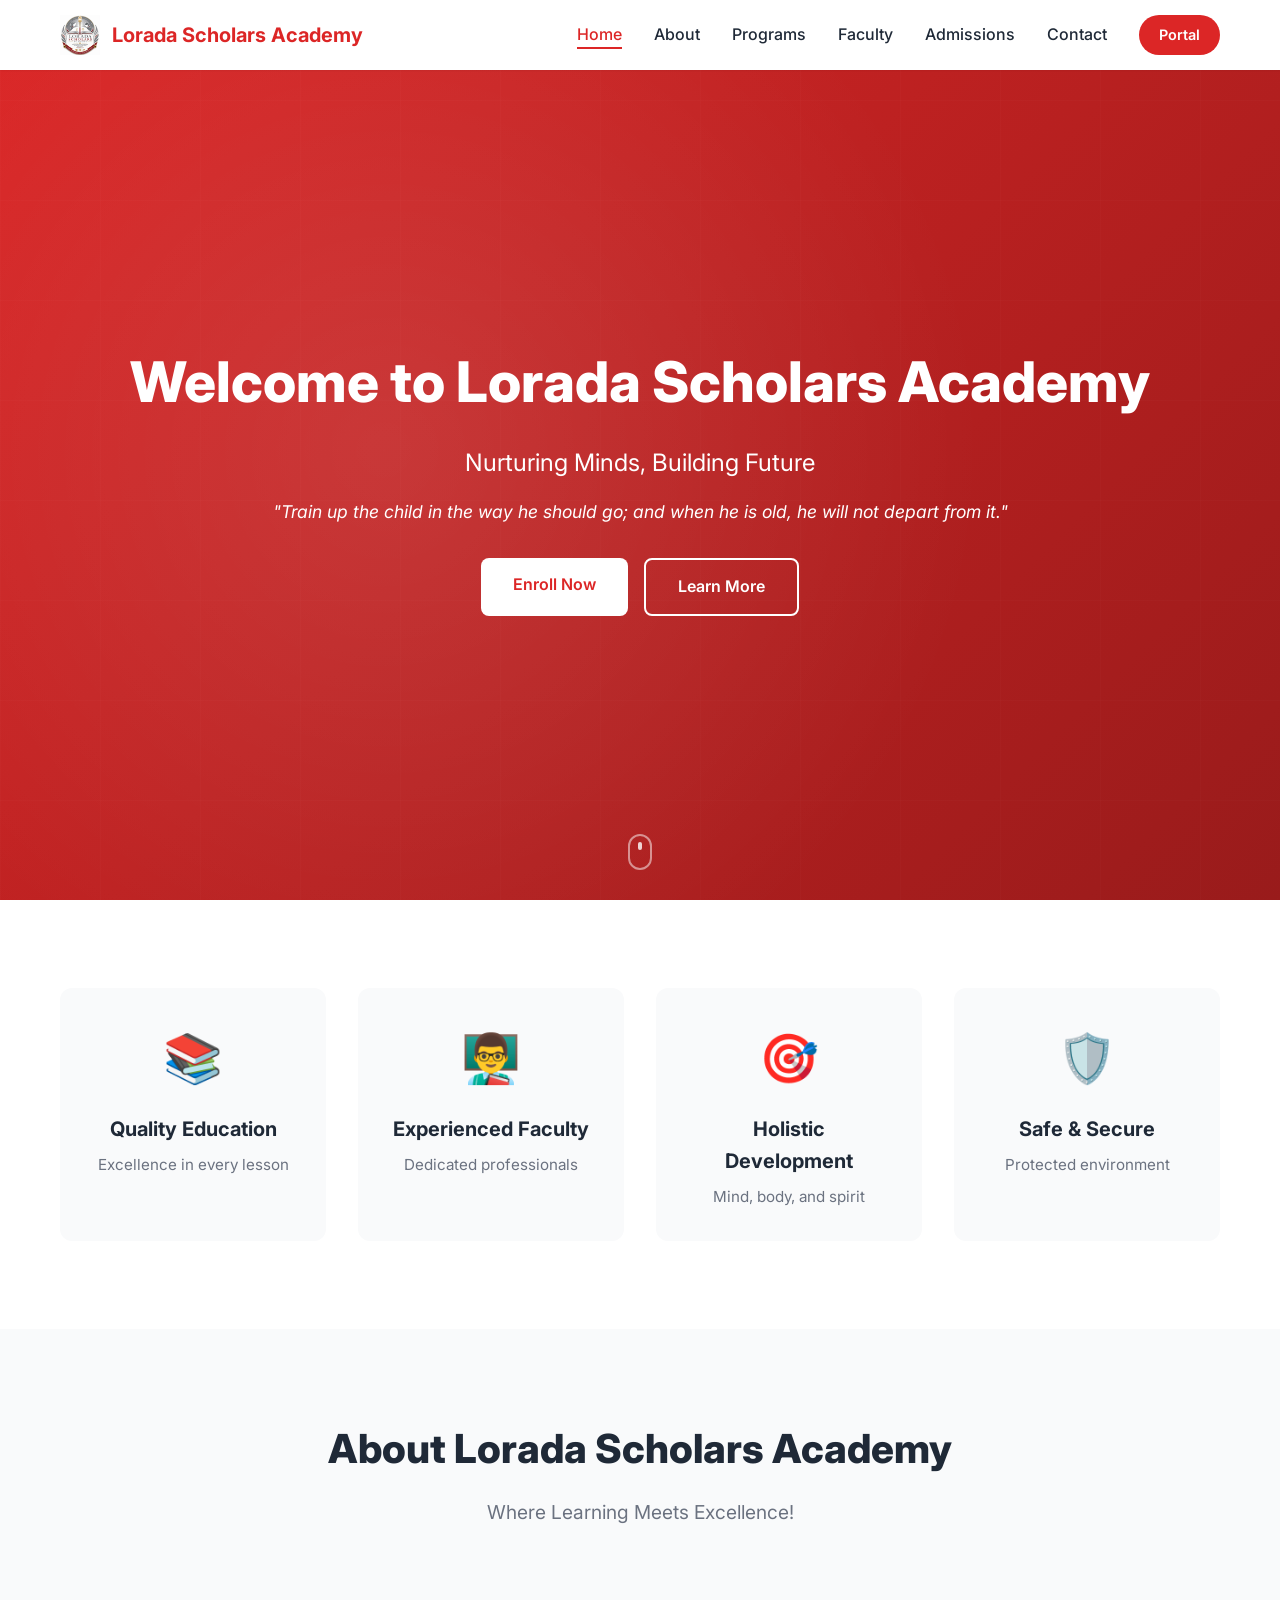
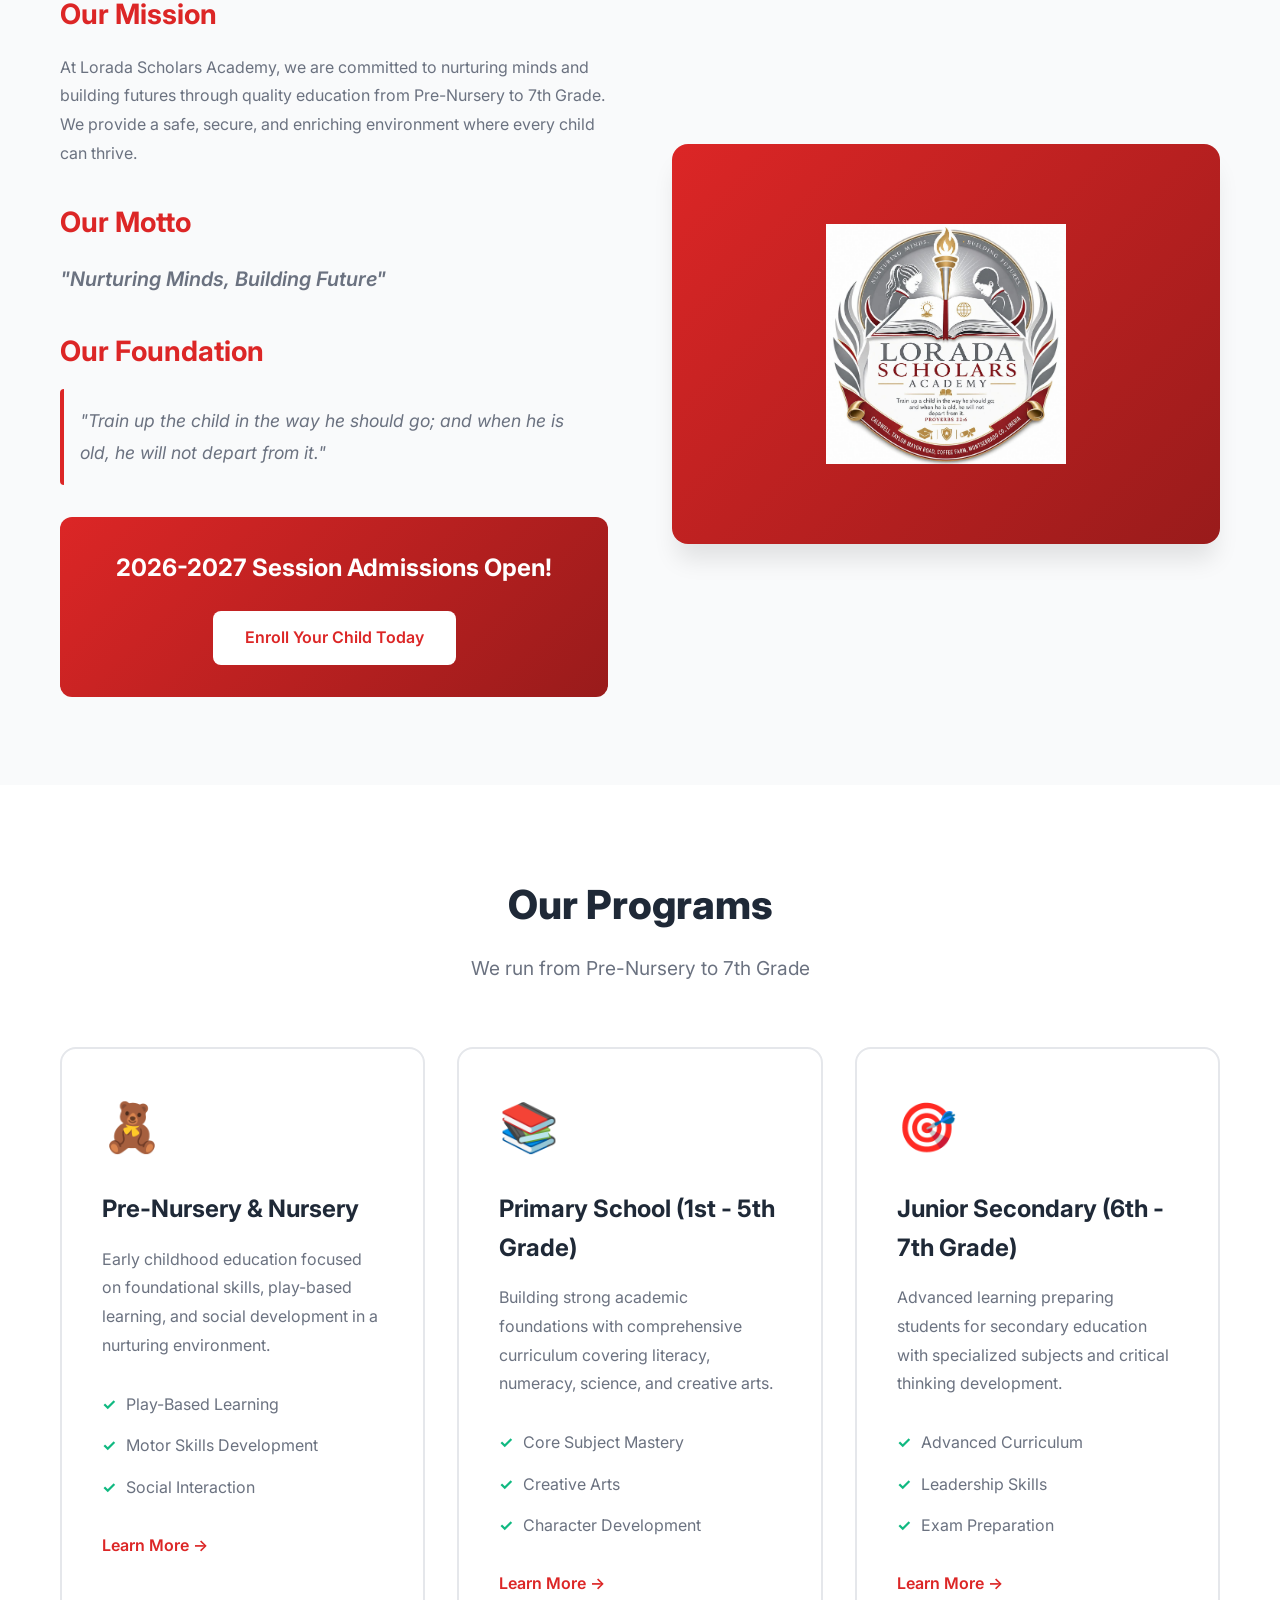
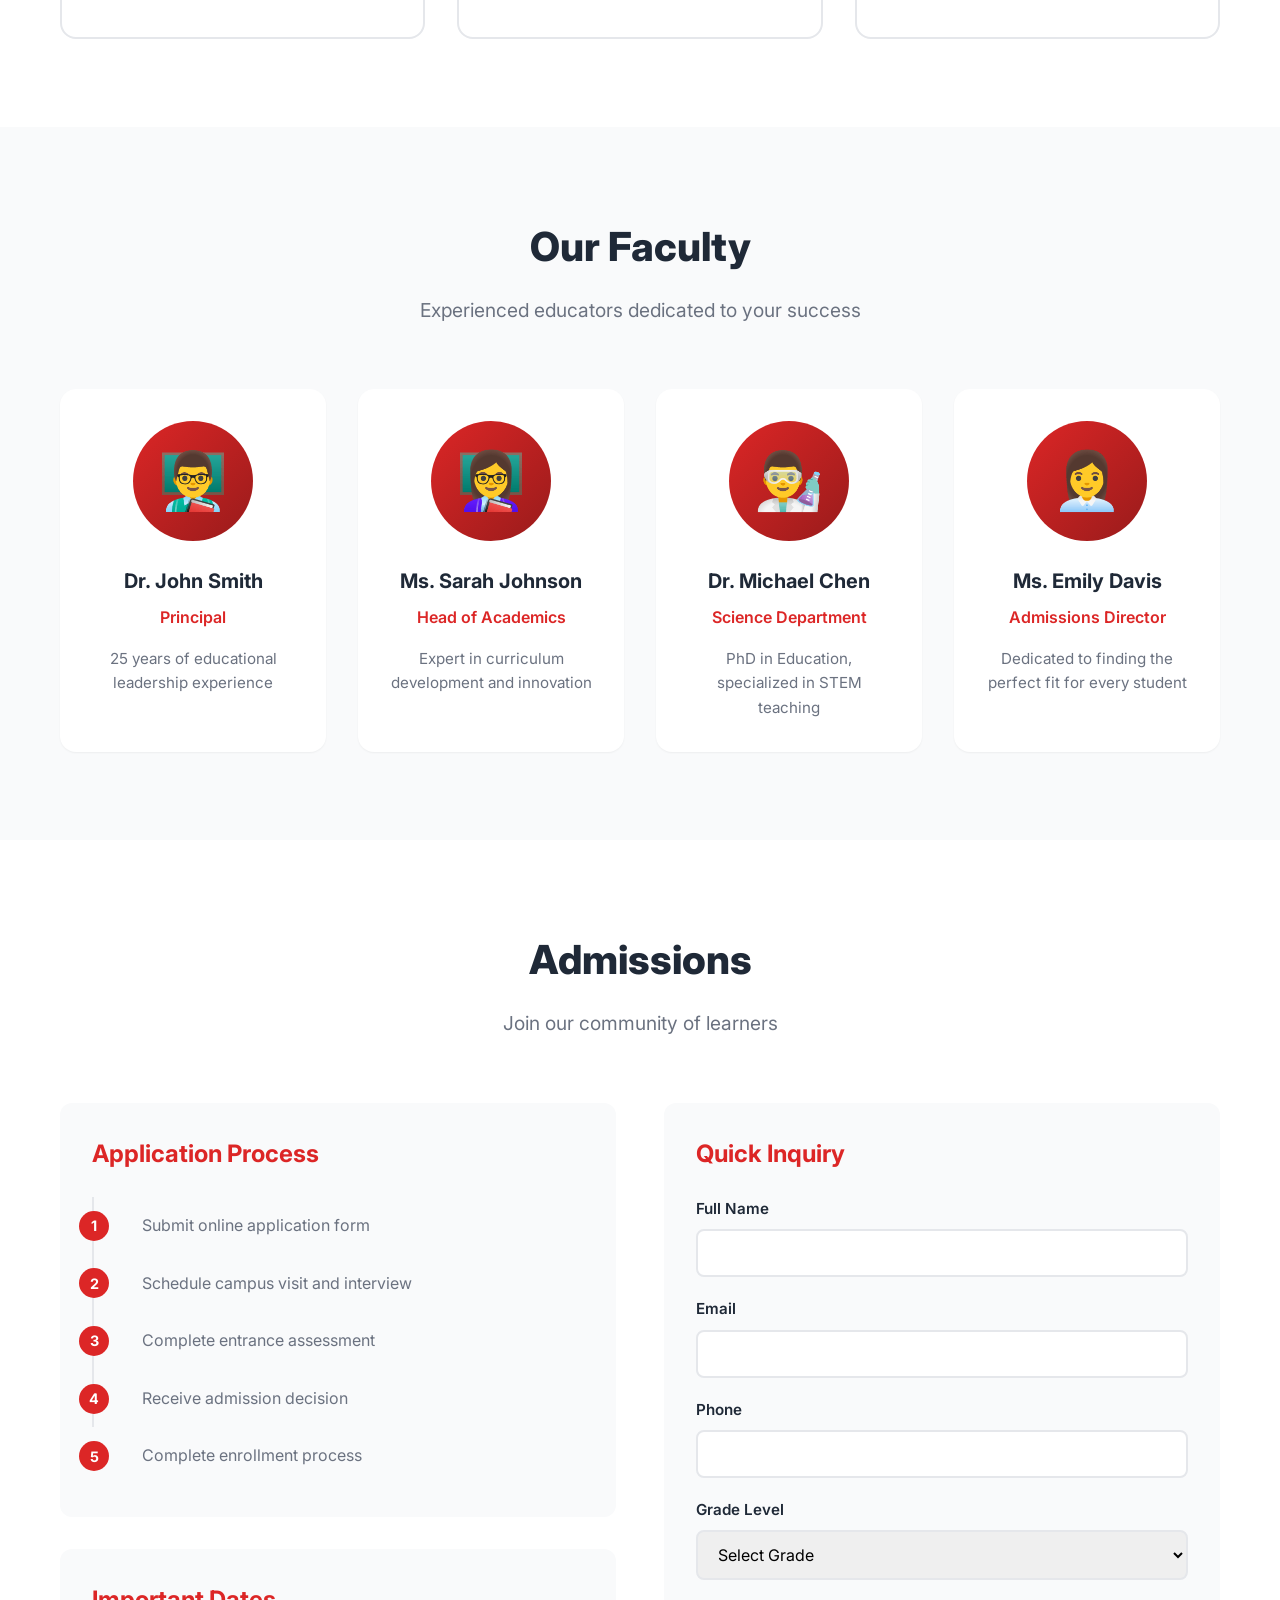
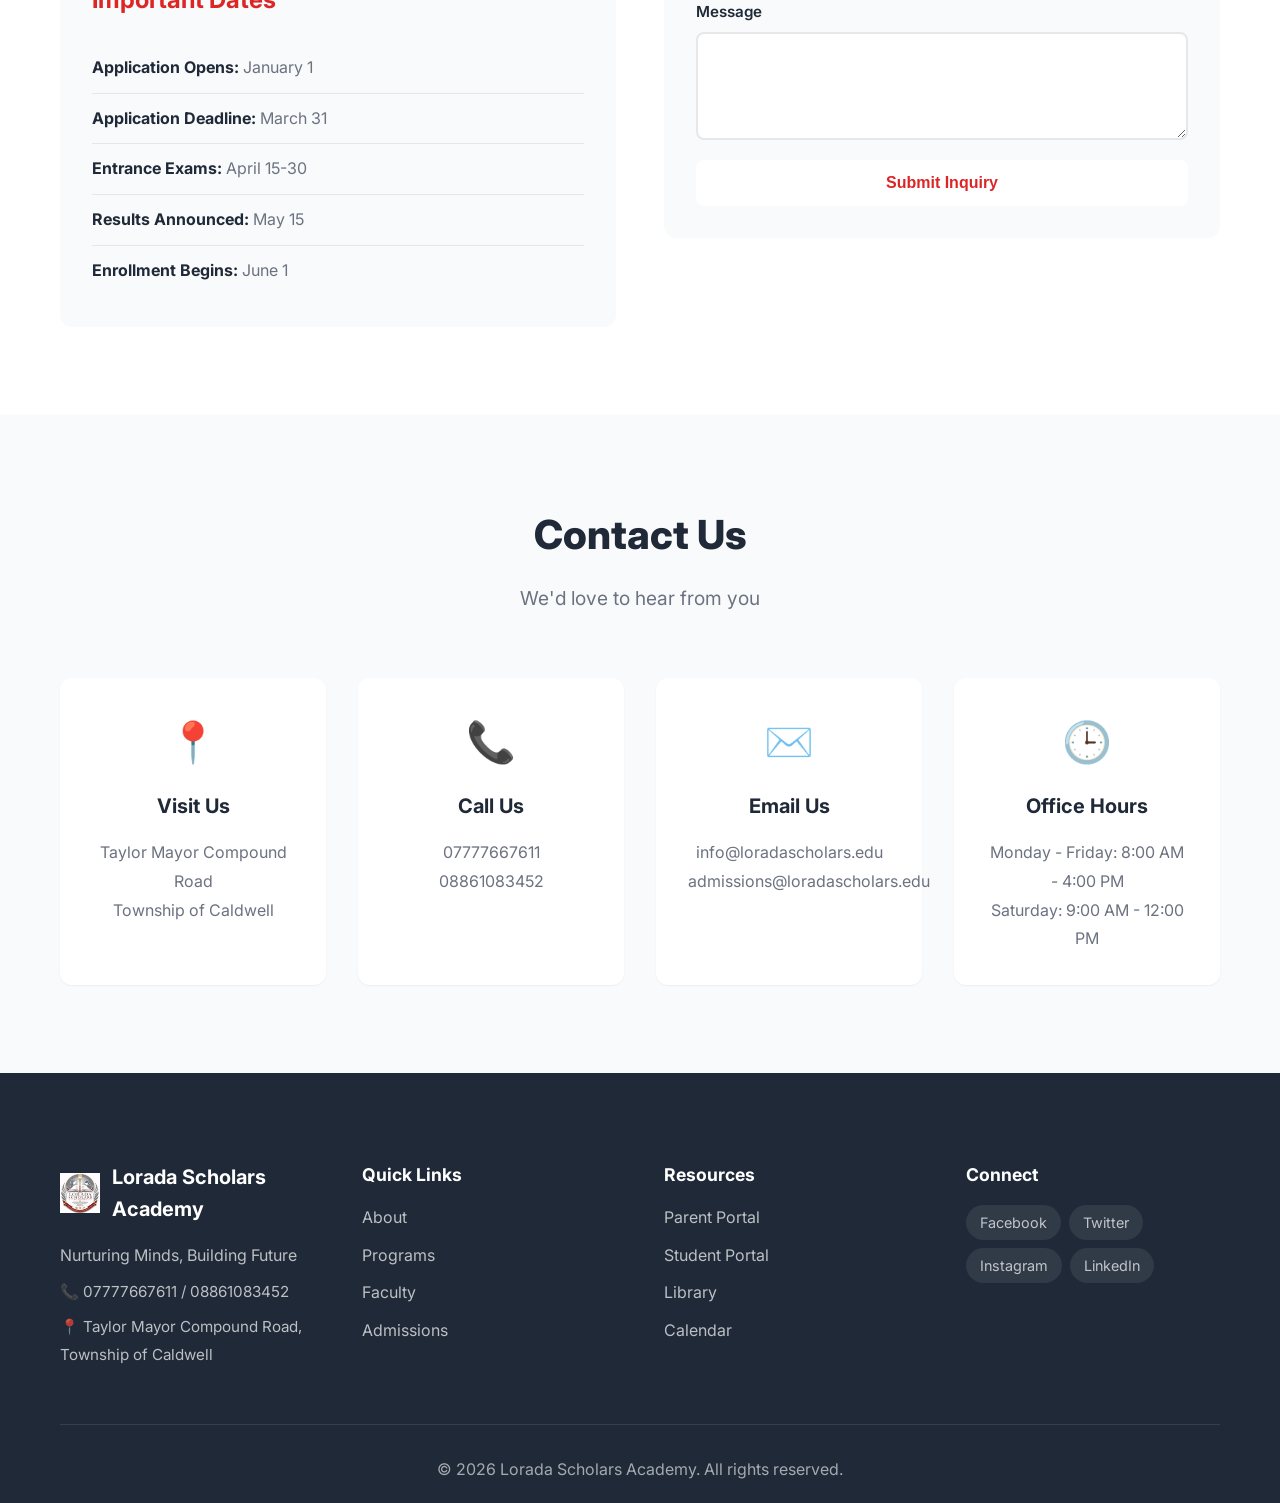
<file: index.html>
<!DOCTYPE html>
<html lang="en">
<head>
    <meta charset="UTF-8">
    <meta name="viewport" content="width=device-width, initial-scale=1.0">
    <title>Lorada Scholars Academy - Nurturing Minds, Building Future</title>
    <link rel="stylesheet" href="styles.css">
    <link rel="preconnect" href="https://fonts.googleapis.com">
    <link rel="preconnect" href="https://fonts.gstatic.com" crossorigin>
    <link href="https://fonts.googleapis.com/css2?family=Inter:wght@300;400;500;600;700;800&display=swap" rel="stylesheet">
</head>
<body>
    <!-- Navigation -->
    <nav class="navbar" id="navbar">
        <div class="nav-container">
            <div class="nav-logo">
                <img src="assets/logo.png" alt="Lorada Scholars Academy Logo" class="logo-img">
                <span class="logo-text">Lorada Scholars Academy</span>
            </div>
            <button class="mobile-menu-toggle" id="mobileMenuToggle" aria-controls="navMenu" aria-expanded="false" aria-label="Toggle navigation menu">
                <span></span>
                <span></span>
                <span></span>
            </button>
            <ul class="nav-menu" id="navMenu">
                <li><a href="index.html" class="nav-link active">Home</a></li>
                <li><a href="about.html" class="nav-link">About</a></li>
                <li><a href="programs.html" class="nav-link">Programs</a></li>
                <li><a href="faculty.html" class="nav-link">Faculty</a></li>
                <li><a href="admissions.html" class="nav-link">Admissions</a></li>
                <li><a href="contact.html" class="nav-link">Contact</a></li>
                <li>
                    <a href="https://svl-sms.vercel.app/" class="btn-portal" target="_blank" rel="noopener">Portal</a>
                </li>
            </ul>
        </div>
    </nav>

    <!-- Hero Section -->
    <section class="hero" id="home">
        <div class="hero-overlay"></div>
        <div class="hero-content">
            <h1 class="hero-title">Welcome to Lorada Scholars Academy</h1>
            <p class="hero-subtitle">Nurturing Minds, Building Future</p>
            <p class="hero-verse">"Train up the child in the way he should go; and when he is old, he will not depart from it."</p>
            <div class="hero-buttons">
                <a href="admissions.html" class="btn btn-primary">Enroll Now</a>
                <a href="about.html" class="btn btn-secondary">Learn More</a>
            </div>
        </div>
        <div class="scroll-indicator">
            <span></span>
        </div>
    </section>

    <!-- Stats Section -->
    <section class="stats-section">
        <div class="container">
            <div class="stats-grid">
                <div class="stat-card">
                    <div class="stat-icon">📚</div>
                    <div class="stat-title">Quality Education</div>
                    <div class="stat-desc">Excellence in every lesson</div>
                </div>
                <div class="stat-card">
                    <div class="stat-icon">👨‍🏫</div>
                    <div class="stat-title">Experienced Faculty</div>
                    <div class="stat-desc">Dedicated professionals</div>
                </div>
                <div class="stat-card">
                    <div class="stat-icon">🎯</div>
                    <div class="stat-title">Holistic Development</div>
                    <div class="stat-desc">Mind, body, and spirit</div>
                </div>
                <div class="stat-card">
                    <div class="stat-icon">🛡️</div>
                    <div class="stat-title">Safe & Secure</div>
                    <div class="stat-desc">Protected environment</div>
                </div>
            </div>
        </div>
    </section>

    <!-- About Section -->
    <section class="about-section" id="about">
        <div class="container">
            <div class="section-header">
                <h2 class="section-title">About Lorada Scholars Academy</h2>
                <p class="section-subtitle">Where Learning Meets Excellence!</p>
            </div>
            <div class="about-grid">
                <div class="about-content">
                    <h3>Our Mission</h3>
                    <p>At Lorada Scholars Academy, we are committed to nurturing minds and building futures through quality education from Pre-Nursery to 7th Grade. We provide a safe, secure, and enriching environment where every child can thrive.</p>
                    <h3>Our Motto</h3>
                    <p class="motto-text">"Nurturing Minds, Building Future"</p>
                    <h3>Our Foundation</h3>
                    <p class="verse-text">"Train up the child in the way he should go; and when he is old, he will not depart from it."</p>
                    <div class="cta-section">
                        <h3>2026-2027 Session Admissions Open!</h3>
                        <a href="admissions.html" class="btn btn-primary">Enroll Your Child Today</a>
                    </div>
                </div>
                <div class="about-image">
                    <div class="image-placeholder">
                        <img src="assets/logo.png" alt="Lorada Scholars Academy Logo">
                    </div>
                </div>
            </div>
        </div>
    </section>

    <!-- Programs Section -->
    <section class="programs-section" id="programs">
        <div class="container">
            <div class="section-header">
                <h2 class="section-title">Our Programs</h2>
                <p class="section-subtitle">We run from Pre-Nursery to 7th Grade</p>
            </div>
            <div class="programs-grid">
                <div class="program-card">
                    <div class="program-icon">🧸</div>
                    <h3>Pre-Nursery & Nursery</h3>
                    <p>Early childhood education focused on foundational skills, play-based learning, and social development in a nurturing environment.</p>
                    <ul class="program-highlights">
                        <li>Play-Based Learning</li>
                        <li>Motor Skills Development</li>
                        <li>Social Interaction</li>
                    </ul>
                    <a href="programs.html" class="program-link">Learn More →</a>
                </div>
                <div class="program-card">
                    <div class="program-icon">📚</div>
                    <h3>Primary School (1st - 5th Grade)</h3>
                    <p>Building strong academic foundations with comprehensive curriculum covering literacy, numeracy, science, and creative arts.</p>
                    <ul class="program-highlights">
                        <li>Core Subject Mastery</li>
                        <li>Creative Arts</li>
                        <li>Character Development</li>
                    </ul>
                    <a href="programs.html" class="program-link">Learn More →</a>
                </div>
                <div class="program-card">
                    <div class="program-icon">🎯</div>
                    <h3>Junior Secondary (6th - 7th Grade)</h3>
                    <p>Advanced learning preparing students for secondary education with specialized subjects and critical thinking development.</p>
                    <ul class="program-highlights">
                        <li>Advanced Curriculum</li>
                        <li>Leadership Skills</li>
                        <li>Exam Preparation</li>
                    </ul>
                    <a href="programs.html" class="program-link">Learn More →</a>
                </div>
            </div>
        </div>
    </section>

    <!-- Faculty Section -->
    <section class="faculty-section" id="faculty">
        <div class="container">
            <div class="section-header">
                <h2 class="section-title">Our Faculty</h2>
                <p class="section-subtitle">Experienced educators dedicated to your success</p>
            </div>
            <div class="faculty-grid">
                <div class="faculty-card">
                    <div class="faculty-image">
                        <div class="avatar">👨‍🏫</div>
                    </div>
                    <h3>Dr. John Smith</h3>
                    <p class="faculty-role">Principal</p>
                    <p class="faculty-bio">25 years of educational leadership experience</p>
                </div>
                <div class="faculty-card">
                    <div class="faculty-image">
                        <div class="avatar">👩‍🏫</div>
                    </div>
                    <h3>Ms. Sarah Johnson</h3>
                    <p class="faculty-role">Head of Academics</p>
                    <p class="faculty-bio">Expert in curriculum development and innovation</p>
                </div>
                <div class="faculty-card">
                    <div class="faculty-image">
                        <div class="avatar">👨‍🔬</div>
                    </div>
                    <h3>Dr. Michael Chen</h3>
                    <p class="faculty-role">Science Department</p>
                    <p class="faculty-bio">PhD in Education, specialized in STEM teaching</p>
                </div>
                <div class="faculty-card">
                    <div class="faculty-image">
                        <div class="avatar">👩‍💼</div>
                    </div>
                    <h3>Ms. Emily Davis</h3>
                    <p class="faculty-role">Admissions Director</p>
                    <p class="faculty-bio">Dedicated to finding the perfect fit for every student</p>
                </div>
            </div>
        </div>
    </section>

    <!-- Admissions Section -->
    <section class="admissions-section" id="admissions">
        <div class="container">
            <div class="section-header">
                <h2 class="section-title">Admissions</h2>
                <p class="section-subtitle">Join our community of learners</p>
            </div>
            <div class="admissions-content">
                <div class="admissions-info">
                    <div class="info-card">
                        <h3>Application Process</h3>
                        <ol class="process-steps">
                            <li>Submit online application form</li>
                            <li>Schedule campus visit and interview</li>
                            <li>Complete entrance assessment</li>
                            <li>Receive admission decision</li>
                            <li>Complete enrollment process</li>
                        </ol>
                    </div>
                    <div class="info-card">
                        <h3>Important Dates</h3>
                        <ul class="dates-list">
                            <li><strong>Application Opens:</strong> January 1</li>
                            <li><strong>Application Deadline:</strong> March 31</li>
                            <li><strong>Entrance Exams:</strong> April 15-30</li>
                            <li><strong>Results Announced:</strong> May 15</li>
                            <li><strong>Enrollment Begins:</strong> June 1</li>
                        </ul>
                    </div>
                </div>
                <div class="application-form-container">
                    <div class="form-card">
                        <h3>Quick Inquiry</h3>
                        <form class="inquiry-form" id="inquiryForm">
                            <div class="form-group">
                                <label for="name">Full Name</label>
                                <input type="text" id="name" name="name" required>
                            </div>
                            <div class="form-group">
                                <label for="email">Email</label>
                                <input type="email" id="email" name="email" required>
                            </div>
                            <div class="form-group">
                                <label for="phone">Phone</label>
                                <input type="tel" id="phone" name="phone" required>
                            </div>
                            <div class="form-group">
                                <label for="grade">Grade Level</label>
                                <select id="grade" name="grade" required>
                                    <option value="">Select Grade</option>
                                    <option value="pre-nursery">Pre-Nursery</option>
                                    <option value="nursery">Nursery</option>
                                    <option value="primary1">Primary 1</option>
                                    <option value="primary2">Primary 2</option>
                                    <option value="primary3">Primary 3</option>
                                    <option value="primary4">Primary 4</option>
                                    <option value="primary5">Primary 5</option>
                                    <option value="jss1">JSS 1 (Grade 6)</option>
                                    <option value="jss2">JSS 2 (Grade 7)</option>
                                </select>
                            </div>
                            <div class="form-group">
                                <label for="message">Message</label>
                                <textarea id="message" name="message" rows="4"></textarea>
                            </div>
                            <button type="submit" class="btn btn-primary btn-full">Submit Inquiry</button>
                        </form>
                    </div>
                </div>
            </div>
        </div>
    </section>

    <!-- Contact Section -->
    <section class="contact-section" id="contact">
        <div class="container">
            <div class="section-header">
                <h2 class="section-title">Contact Us</h2>
                <p class="section-subtitle">We'd love to hear from you</p>
            </div>
            <div class="contact-grid">
                <div class="contact-info">
                    <div class="contact-card">
                        <div class="contact-icon">📍</div>
                        <h3>Visit Us</h3>
                        <p>Taylor Mayor Compound Road<br>Township of Caldwell</p>
                    </div>
                    <div class="contact-card">
                        <div class="contact-icon">📞</div>
                        <h3>Call Us</h3>
                        <p>07777667611<br>08861083452</p>
                    </div>
                    <div class="contact-card">
                        <div class="contact-icon">✉️</div>
                        <h3>Email Us</h3>
                        <p>info@loradascholars.edu<br>admissions@loradascholars.edu</p>
                    </div>
                    <div class="contact-card">
                        <div class="contact-icon">🕒</div>
                        <h3>Office Hours</h3>
                        <p>Monday - Friday: 8:00 AM - 4:00 PM<br>Saturday: 9:00 AM - 12:00 PM</p>
                    </div>
                </div>
            </div>
        </div>
    </section>

    <!-- Footer -->
    <footer class="footer">
        <div class="container">
            <div class="footer-content">
                <div class="footer-section">
                    <div class="footer-logo">
                        <img src="assets/logo.png" alt="Lorada Scholars Academy Logo" class="footer-logo-img">
                        <span>Lorada Scholars Academy</span>
                    </div>
                    <p>Nurturing Minds, Building Future</p>
                    <p class="footer-contact">📞 07777667611 / 08861083452</p>
                    <p class="footer-contact">📍 Taylor Mayor Compound Road, Township of Caldwell</p>
                </div>
                <div class="footer-section">
                    <h4>Quick Links</h4>
                    <ul>
                        <li><a href="about.html">About</a></li>
                        <li><a href="programs.html">Programs</a></li>
                        <li><a href="faculty.html">Faculty</a></li>
                        <li><a href="admissions.html">Admissions</a></li>
                    </ul>
                </div>
                <div class="footer-section">
                    <h4>Resources</h4>
                    <ul>
                        <li><a href="#">Parent Portal</a></li>
                        <li><a href="#">Student Portal</a></li>
                        <li><a href="#">Library</a></li>
                        <li><a href="#">Calendar</a></li>
                    </ul>
                </div>
                <div class="footer-section">
                    <h4>Connect</h4>
                    <div class="social-links">
                        <a href="#" class="social-link">Facebook</a>
                        <a href="#" class="social-link">Twitter</a>
                        <a href="#" class="social-link">Instagram</a>
                        <a href="#" class="social-link">LinkedIn</a>
                    </div>
                </div>
            </div>
            <div class="footer-bottom">
                <p>&copy; 2026 Lorada Scholars Academy. All rights reserved.</p>
            </div>
        </div>
    </footer>

    <script src="script.js"></script>
</body>
</html>
</file>
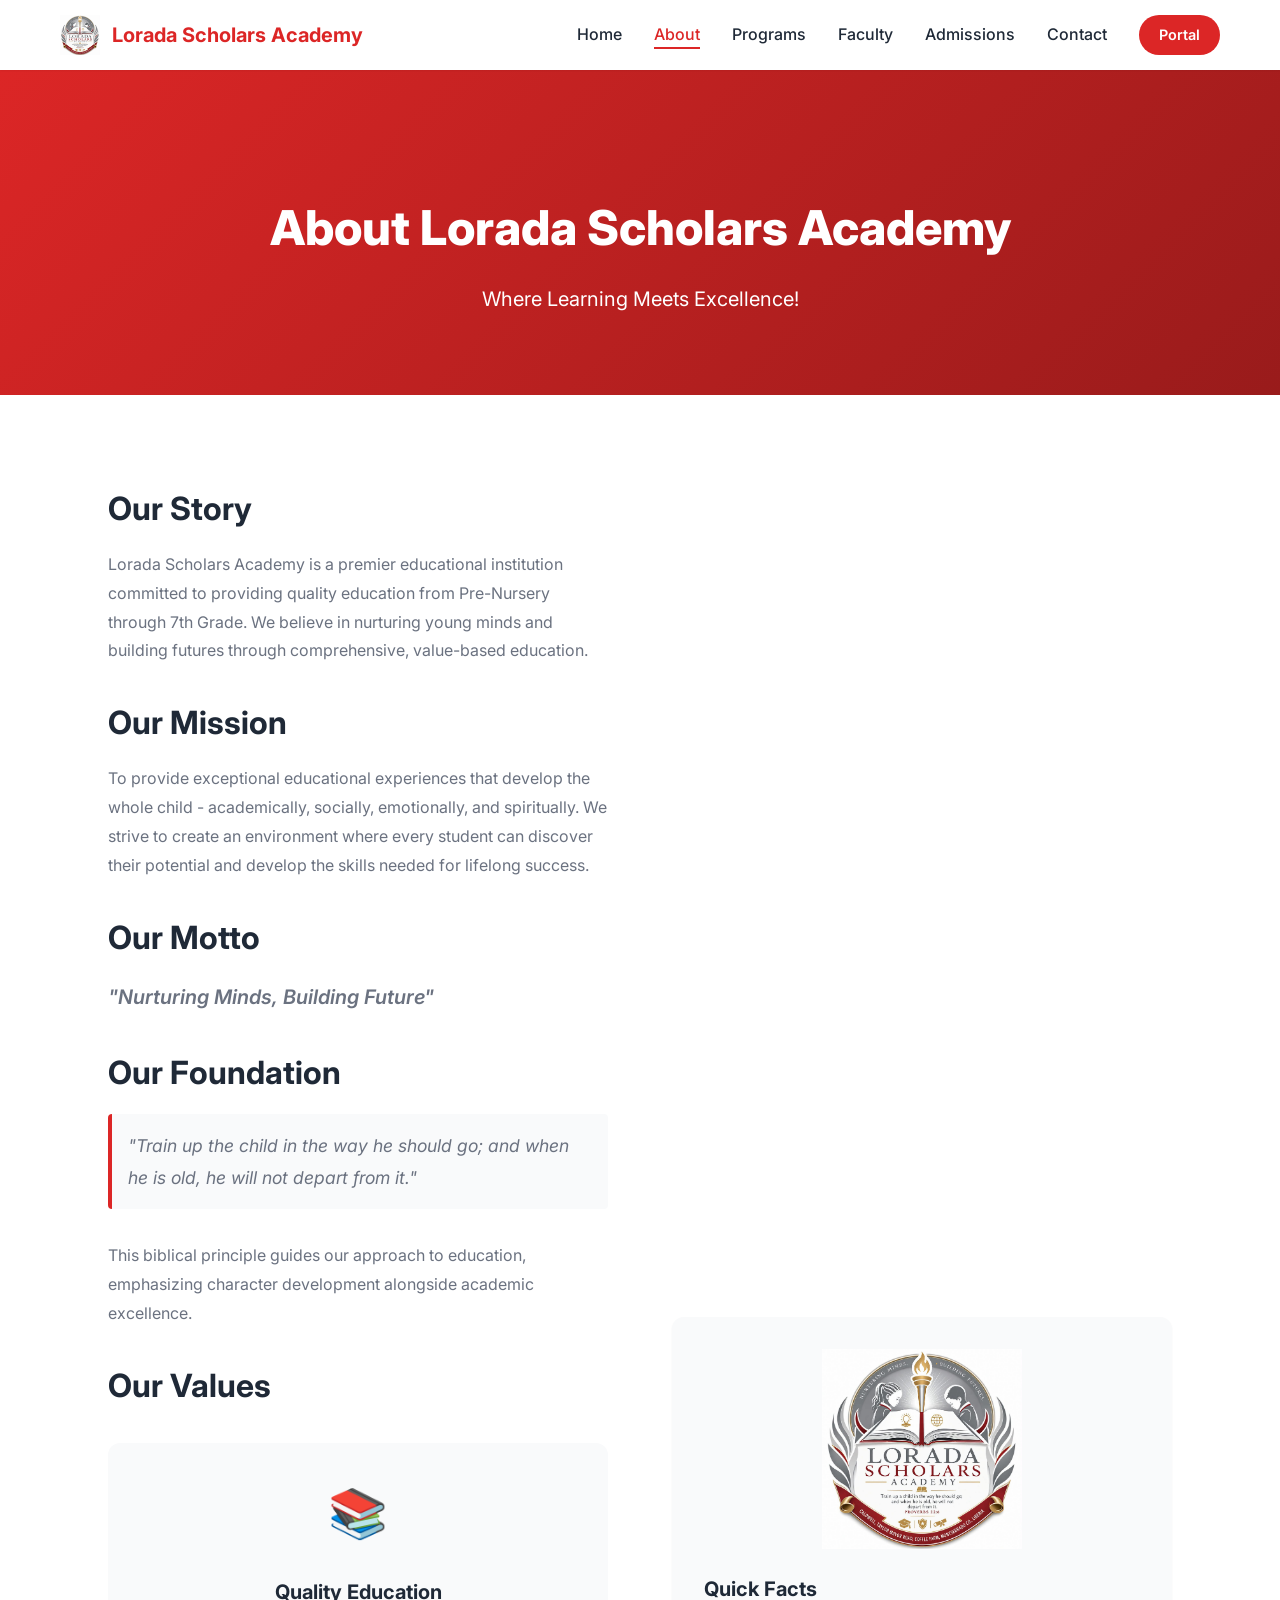
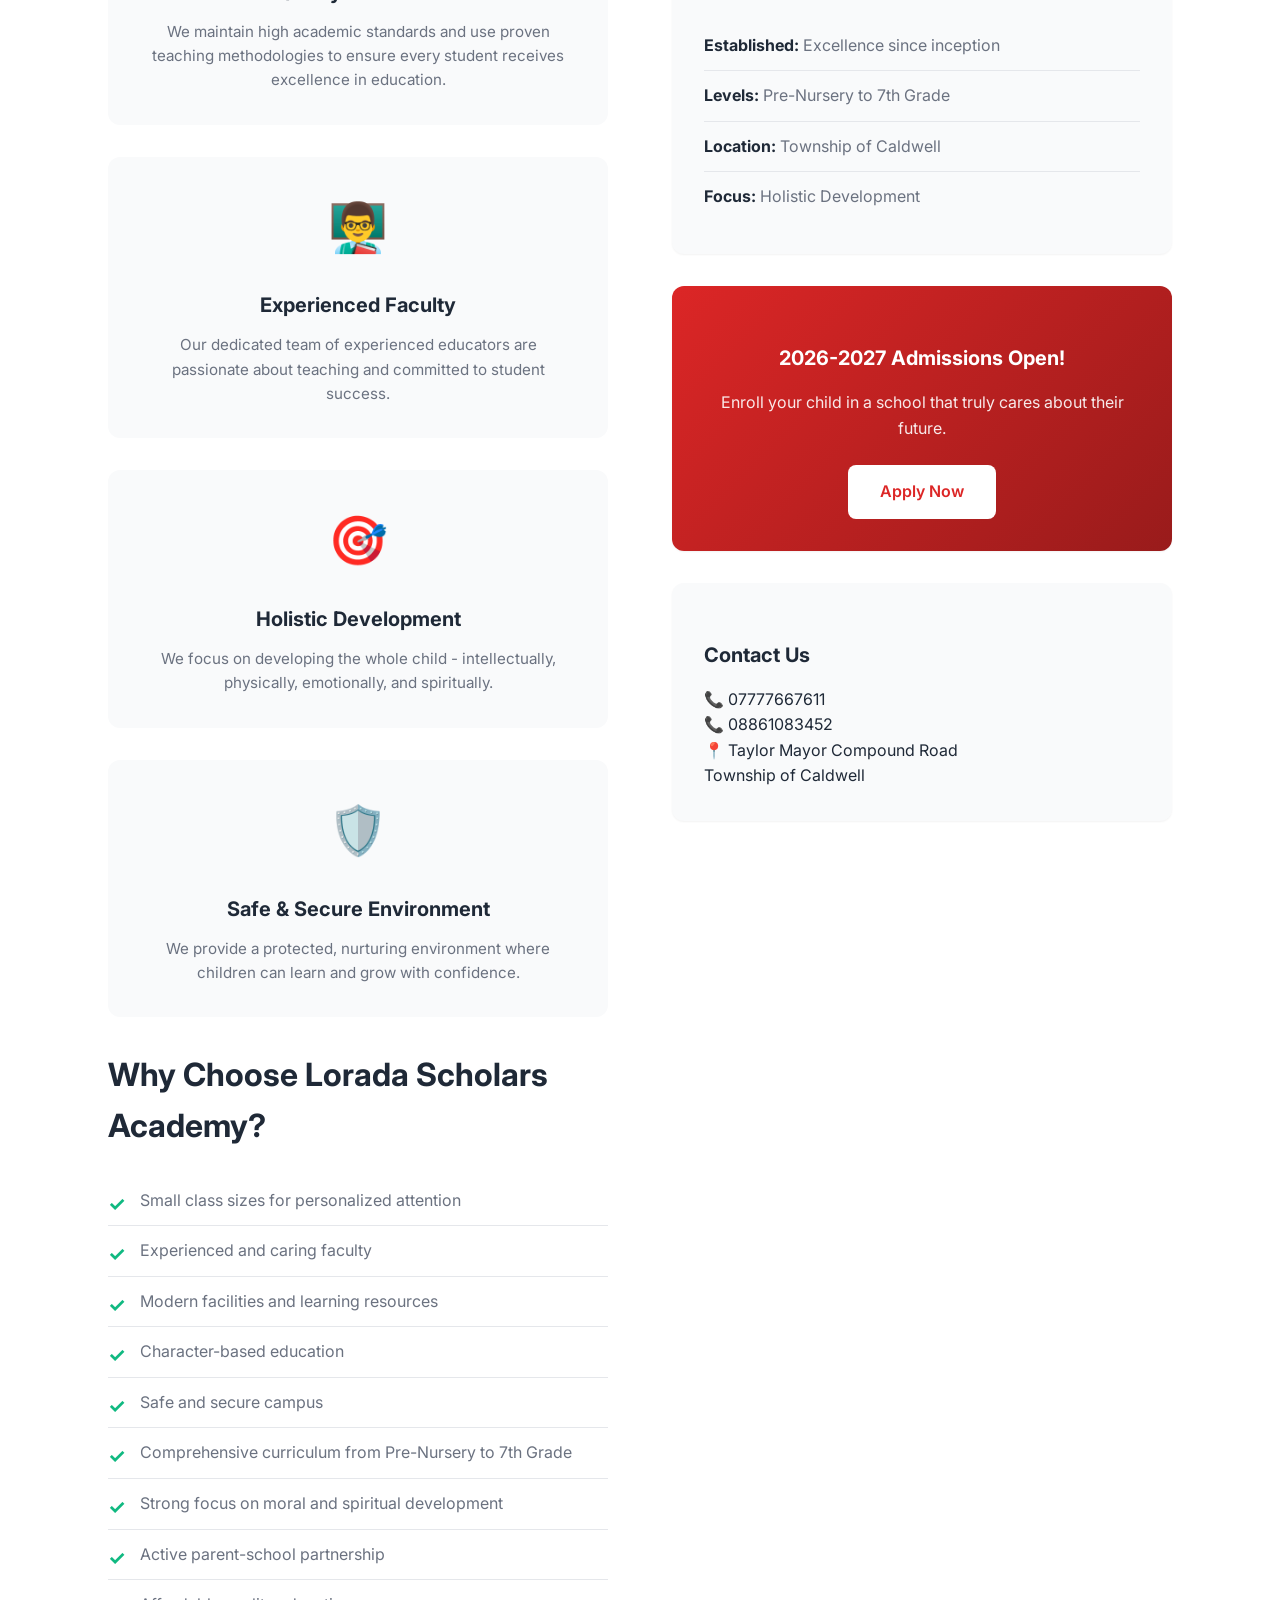
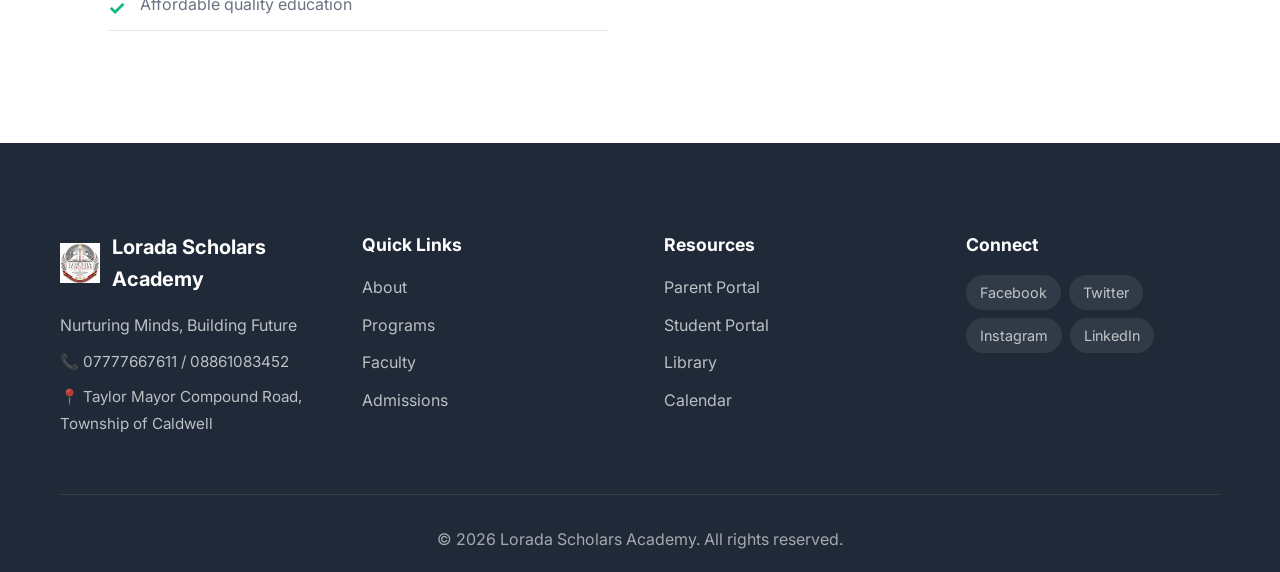
<file: about.html>
<!DOCTYPE html>
<html lang="en">
<head>
    <meta charset="UTF-8">
    <meta name="viewport" content="width=device-width, initial-scale=1.0">
    <title>About Us - Lorada Scholars Academy</title>
    <link rel="stylesheet" href="styles.css">
    <link rel="stylesheet" href="pages.css">
    <link rel="preconnect" href="https://fonts.googleapis.com">
    <link rel="preconnect" href="https://fonts.gstatic.com" crossorigin>
    <link href="https://fonts.googleapis.com/css2?family=Inter:wght@300;400;500;600;700;800&display=swap" rel="stylesheet">
</head>
<body>
    <!-- Navigation -->
    <nav class="navbar" id="navbar">
        <div class="nav-container">
            <div class="nav-logo">
                <img src="assets/logo.png" alt="Lorada Scholars Academy Logo" class="logo-img">
                <span class="logo-text">Lorada Scholars Academy</span>
            </div>
            <button class="mobile-menu-toggle" id="mobileMenuToggle" aria-controls="navMenu" aria-expanded="false" aria-label="Toggle navigation menu">
                <span></span>
                <span></span>
                <span></span>
            </button>
            <ul class="nav-menu" id="navMenu">
                <li><a href="index.html" class="nav-link">Home</a></li>
                <li><a href="about.html" class="nav-link active">About</a></li>
                <li><a href="programs.html" class="nav-link">Programs</a></li>
                <li><a href="faculty.html" class="nav-link">Faculty</a></li>
                <li><a href="admissions.html" class="nav-link">Admissions</a></li>
                <li><a href="contact.html" class="nav-link">Contact</a></li>
                <li>
                    <a href="https://svl-sms.vercel.app/" class="btn-portal" target="_blank" rel="noopener">Portal</a>
                </li>
            </ul>
        </div>
    </nav>

    <!-- Page Header -->
    <section class="page-header">
        <div class="container">
            <h1>About Lorada Scholars Academy</h1>
            <p>Where Learning Meets Excellence!</p>
        </div>
    </section>

    <!-- About Content -->
    <section class="content-section">
        <div class="container">
            <div class="about-grid">
                <div class="about-content">
                    <h2>Our Story</h2>
                    <p>Lorada Scholars Academy is a premier educational institution committed to providing quality education from Pre-Nursery through 7th Grade. We believe in nurturing young minds and building futures through comprehensive, value-based education.</p>

                    <h2>Our Mission</h2>
                    <p>To provide exceptional educational experiences that develop the whole child - academically, socially, emotionally, and spiritually. We strive to create an environment where every student can discover their potential and develop the skills needed for lifelong success.</p>

                    <h2>Our Motto</h2>
                    <p class="motto-text">"Nurturing Minds, Building Future"</p>

                    <h2>Our Foundation</h2>
                    <p class="verse-text">"Train up the child in the way he should go; and when he is old, he will not depart from it."</p>
                    <p>This biblical principle guides our approach to education, emphasizing character development alongside academic excellence.</p>

                    <h2>Our Values</h2>
                    <div class="values-grid">
                        <div class="value-card">
                            <div class="value-icon">📚</div>
                            <h3>Quality Education</h3>
                            <p>We maintain high academic standards and use proven teaching methodologies to ensure every student receives excellence in education.</p>
                        </div>
                        <div class="value-card">
                            <div class="value-icon">👨‍🏫</div>
                            <h3>Experienced Faculty</h3>
                            <p>Our dedicated team of experienced educators are passionate about teaching and committed to student success.</p>
                        </div>
                        <div class="value-card">
                            <div class="value-icon">🎯</div>
                            <h3>Holistic Development</h3>
                            <p>We focus on developing the whole child - intellectually, physically, emotionally, and spiritually.</p>
                        </div>
                        <div class="value-card">
                            <div class="value-icon">🛡️</div>
                            <h3>Safe & Secure Environment</h3>
                            <p>We provide a protected, nurturing environment where children can learn and grow with confidence.</p>
                        </div>
                    </div>

                    <h2>Why Choose Lorada Scholars Academy?</h2>
                    <ul class="benefits-list">
                        <li>Small class sizes for personalized attention</li>
                        <li>Experienced and caring faculty</li>
                        <li>Modern facilities and learning resources</li>
                        <li>Character-based education</li>
                        <li>Safe and secure campus</li>
                        <li>Comprehensive curriculum from Pre-Nursery to 7th Grade</li>
                        <li>Strong focus on moral and spiritual development</li>
                        <li>Active parent-school partnership</li>
                        <li>Affordable quality education</li>
                    </ul>
                </div>
                <div class="about-sidebar">
                    <div class="sidebar-card">
                        <img src="assets/logo.png" alt="Lorada Scholars Academy" class="sidebar-logo">
                        <h3>Quick Facts</h3>
                        <ul class="quick-facts">
                            <li><strong>Established:</strong> Excellence since inception</li>
                            <li><strong>Levels:</strong> Pre-Nursery to 7th Grade</li>
                            <li><strong>Location:</strong> Township of Caldwell</li>
                            <li><strong>Focus:</strong> Holistic Development</li>
                        </ul>
                    </div>

                    <div class="sidebar-card cta-card">
                        <h3>2026-2027 Admissions Open!</h3>
                        <p>Enroll your child in a school that truly cares about their future.</p>
                        <a href="admissions.html" class="btn btn-primary">Apply Now</a>
                    </div>

                    <div class="sidebar-card">
                        <h3>Contact Us</h3>
                        <p>📞 07777667611<br>📞 08861083452</p>
                        <p>📍 Taylor Mayor Compound Road<br>Township of Caldwell</p>
                    </div>
                </div>
            </div>
        </div>
    </section>

    <!-- Footer -->
    <footer class="footer">
        <div class="container">
            <div class="footer-content">
                <div class="footer-section">
                    <div class="footer-logo">
                        <img src="assets/logo.png" alt="Lorada Scholars Academy Logo" class="footer-logo-img">
                        <span>Lorada Scholars Academy</span>
                    </div>
                    <p>Nurturing Minds, Building Future</p>
                    <p class="footer-contact">📞 07777667611 / 08861083452</p>
                    <p class="footer-contact">📍 Taylor Mayor Compound Road, Township of Caldwell</p>
                </div>
                <div class="footer-section">
                    <h4>Quick Links</h4>
                    <ul>
                        <li><a href="about.html">About</a></li>
                        <li><a href="programs.html">Programs</a></li>
                        <li><a href="faculty.html">Faculty</a></li>
                        <li><a href="admissions.html">Admissions</a></li>
                    </ul>
                </div>
                <div class="footer-section">
                    <h4>Resources</h4>
                    <ul>
                        <li><a href="#">Parent Portal</a></li>
                        <li><a href="#">Student Portal</a></li>
                        <li><a href="#">Library</a></li>
                        <li><a href="#">Calendar</a></li>
                    </ul>
                </div>
                <div class="footer-section">
                    <h4>Connect</h4>
                    <div class="social-links">
                        <a href="#" class="social-link">Facebook</a>
                        <a href="#" class="social-link">Twitter</a>
                        <a href="#" class="social-link">Instagram</a>
                        <a href="#" class="social-link">LinkedIn</a>
                    </div>
                </div>
            </div>
            <div class="footer-bottom">
                <p>&copy; 2026 Lorada Scholars Academy. All rights reserved.</p>
            </div>
        </div>
    </footer>

    <script src="script.js"></script>
</body>
</html>
</file>
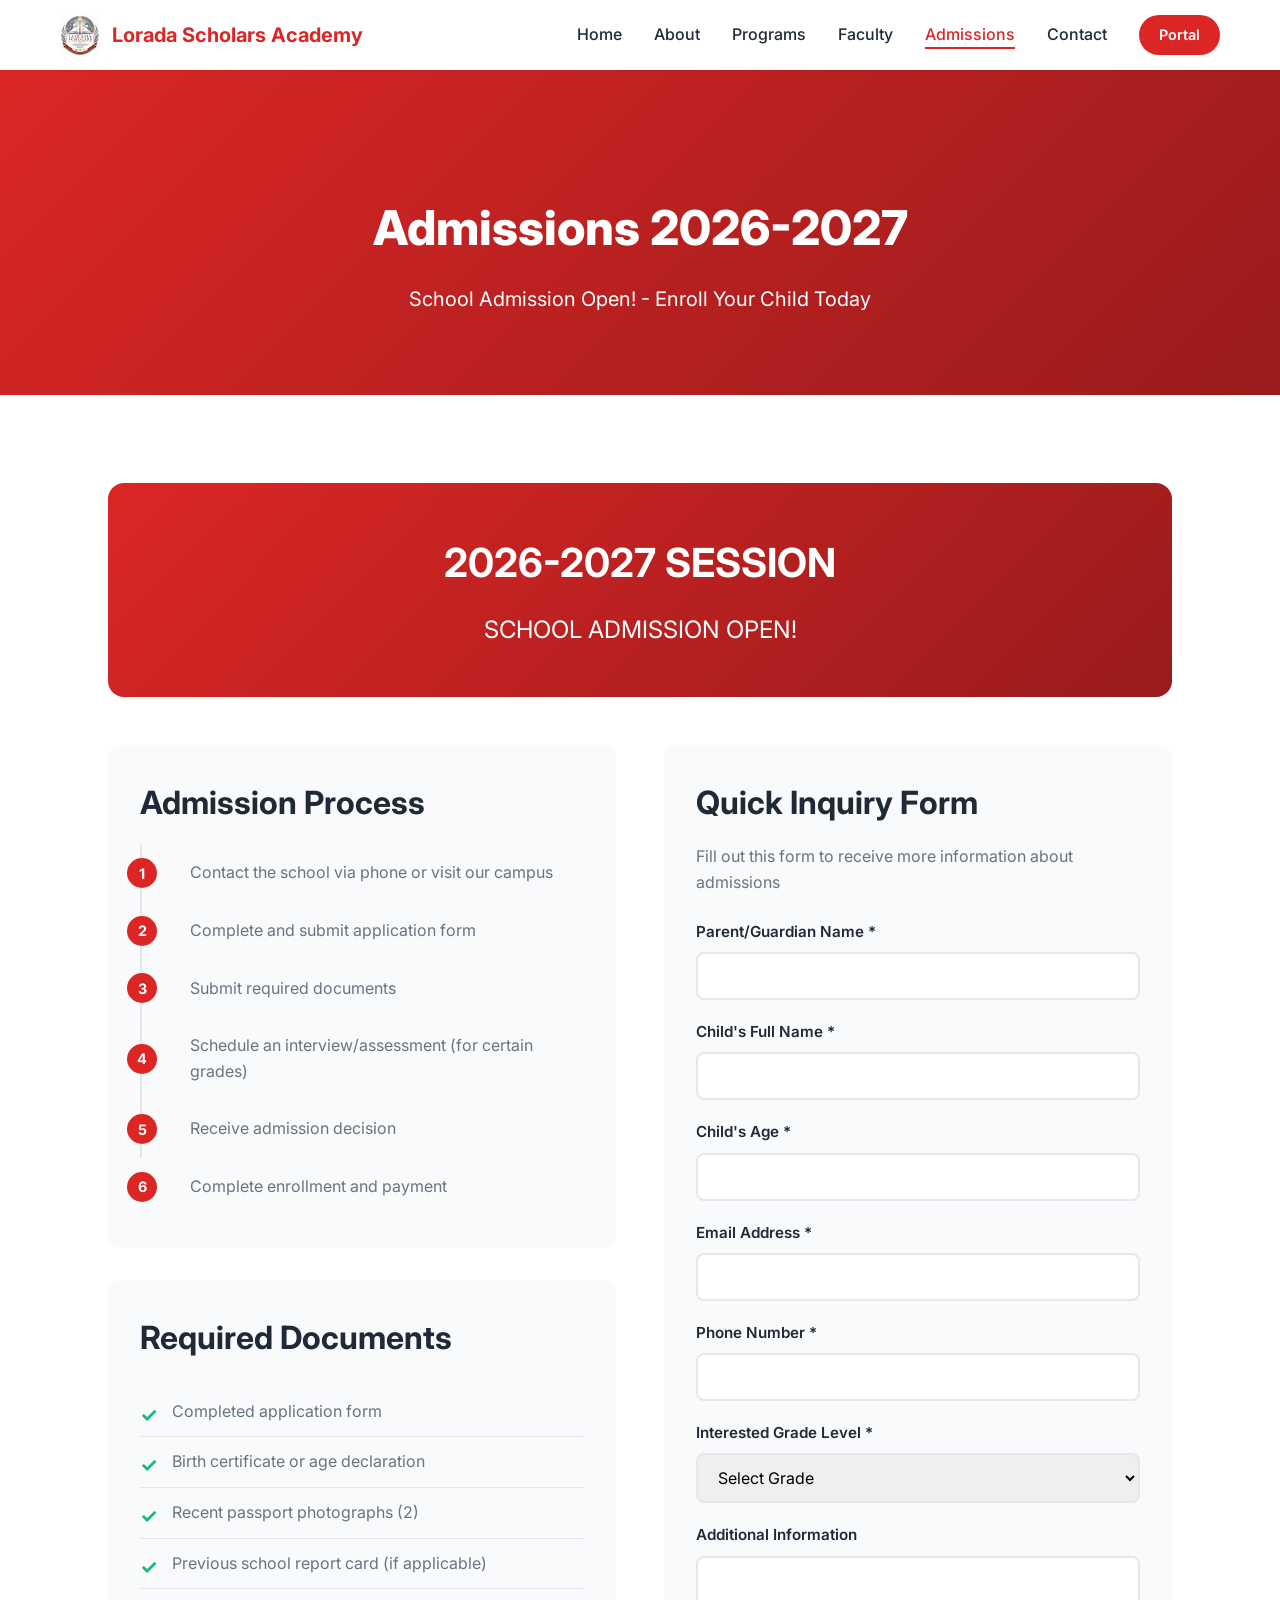
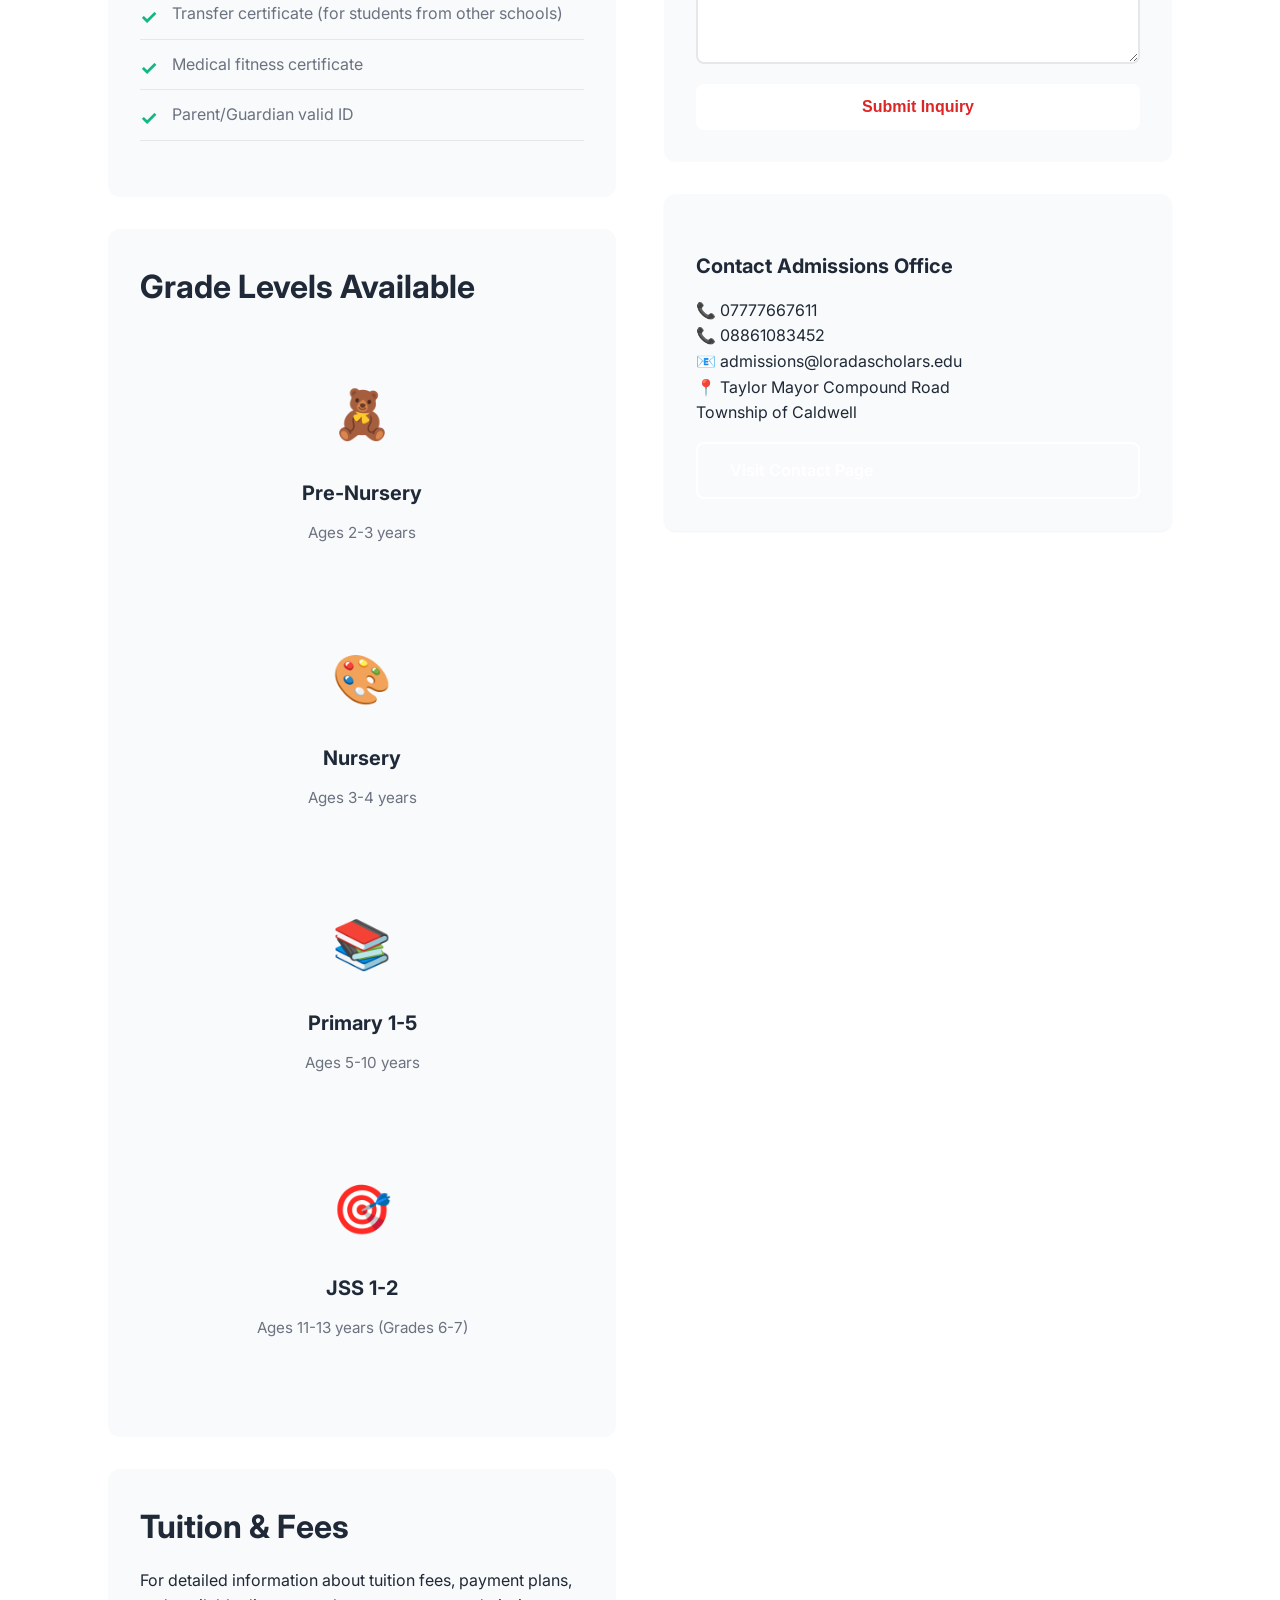
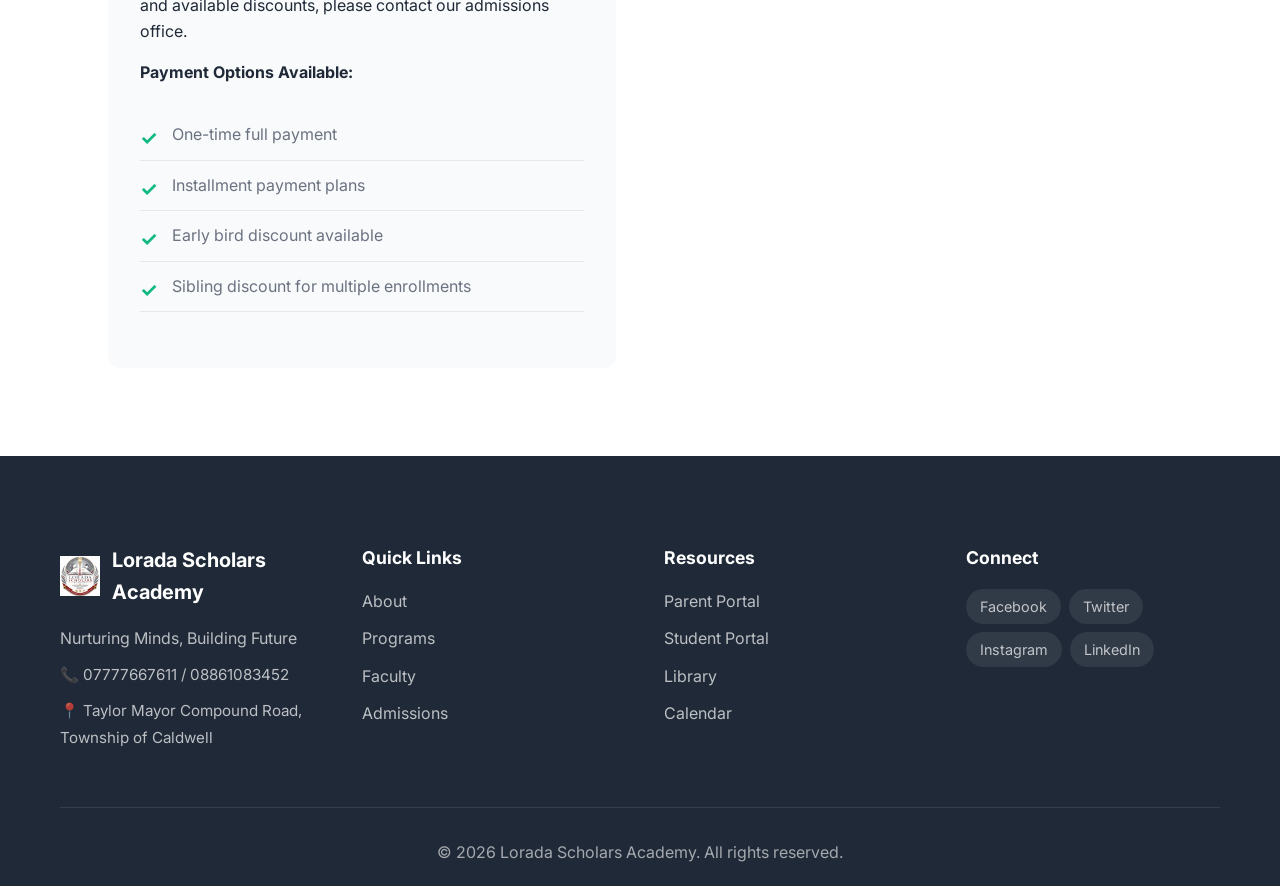
<file: admissions.html>
<!DOCTYPE html>
<html lang="en">
<head>
    <meta charset="UTF-8">
    <meta name="viewport" content="width=device-width, initial-scale=1.0">
    <title>Admissions - Lorada Scholars Academy</title>
    <link rel="stylesheet" href="styles.css">
    <link rel="stylesheet" href="pages.css">
    <link rel="preconnect" href="https://fonts.googleapis.com">
    <link rel="preconnect" href="https://fonts.gstatic.com" crossorigin>
    <link href="https://fonts.googleapis.com/css2?family=Inter:wght@300;400;500;600;700;800&display=swap" rel="stylesheet">
</head>
<body>
    <nav class="navbar" id="navbar">
        <div class="nav-container">
            <div class="nav-logo">
                <img src="assets/logo.png" alt="Lorada Scholars Academy Logo" class="logo-img">
                <span class="logo-text">Lorada Scholars Academy</span>
            </div>
            <button class="mobile-menu-toggle" id="mobileMenuToggle" aria-controls="navMenu" aria-expanded="false" aria-label="Toggle navigation menu">
                <span></span>
                <span></span>
                <span></span>
            </button>
            <ul class="nav-menu" id="navMenu">
                <li><a href="index.html" class="nav-link">Home</a></li>
                <li><a href="about.html" class="nav-link">About</a></li>
                <li><a href="programs.html" class="nav-link">Programs</a></li>
                <li><a href="faculty.html" class="nav-link">Faculty</a></li>
                <li><a href="admissions.html" class="nav-link active">Admissions</a></li>
                <li><a href="contact.html" class="nav-link">Contact</a></li>
                <li>
                    <a href="https://svl-sms.vercel.app/" class="btn-portal" target="_blank" rel="noopener">Portal</a>
                </li>
            </ul>
        </div>
    </nav>

    <section class="page-header">
        <div class="container">
            <h1>Admissions 2026-2027</h1>
            <p>School Admission Open! - Enroll Your Child Today</p>
        </div>
    </section>

    <section class="content-section">
        <div class="container">
            <div data-reveal style="background: linear-gradient(135deg, #dc2626 0%, #991b1b 100%); color: white; padding: 3rem; border-radius: 16px; text-align: center; margin-bottom: 3rem;">
                <h2 style="color: white; font-size: 2.5rem; margin-bottom: 1rem;">2026-2027 SESSION</h2>
                <p style="font-size: 1.5rem; margin-bottom: 0;">SCHOOL ADMISSION OPEN!</p>
            </div>

            <div class="admissions-content">
                <div class="admissions-info">
                    <div class="info-card">
                        <h2>Admission Process</h2>
                        <ol class="process-steps">
                            <li>Contact the school via phone or visit our campus</li>
                            <li>Complete and submit application form</li>
                            <li>Submit required documents</li>
                            <li>Schedule an interview/assessment (for certain grades)</li>
                            <li>Receive admission decision</li>
                            <li>Complete enrollment and payment</li>
                        </ol>
                    </div>

                    <div class="info-card">
                        <h2>Required Documents</h2>
                        <ul class="benefits-list">
                            <li>Completed application form</li>
                            <li>Birth certificate or age declaration</li>
                            <li>Recent passport photographs (2)</li>
                            <li>Previous school report card (if applicable)</li>
                            <li>Transfer certificate (for students from other schools)</li>
                            <li>Medical fitness certificate</li>
                            <li>Parent/Guardian valid ID</li>
                        </ul>
                    </div>

                    <div class="info-card">
                        <h2>Grade Levels Available</h2>
                        <div class="values-grid">
                            <div class="value-card">
                                <div class="value-icon">🧸</div>
                                <h3>Pre-Nursery</h3>
                                <p>Ages 2-3 years</p>
                            </div>
                            <div class="value-card">
                                <div class="value-icon">🎨</div>
                                <h3>Nursery</h3>
                                <p>Ages 3-4 years</p>
                            </div>
                            <div class="value-card">
                                <div class="value-icon">📚</div>
                                <h3>Primary 1-5</h3>
                                <p>Ages 5-10 years</p>
                            </div>
                            <div class="value-card">
                                <div class="value-icon">🎯</div>
                                <h3>JSS 1-2</h3>
                                <p>Ages 11-13 years (Grades 6-7)</p>
                            </div>
                        </div>
                    </div>

                    <div class="info-card">
                        <h2>Tuition & Fees</h2>
                        <p>For detailed information about tuition fees, payment plans, and available discounts, please contact our admissions office.</p>
                        <p style="margin-top: 1rem;"><strong>Payment Options Available:</strong></p>
                        <ul class="benefits-list">
                            <li>One-time full payment</li>
                            <li>Installment payment plans</li>
                            <li>Early bird discount available</li>
                            <li>Sibling discount for multiple enrollments</li>
                        </ul>
                    </div>
                </div>

                <div class="application-form-container">
                    <div class="form-card">
                        <h2>Quick Inquiry Form</h2>
                        <p style="color: #6b7280; margin-bottom: 1.5rem;">Fill out this form to receive more information about admissions</p>

                        <form class="inquiry-form" id="admissionsForm">
                            <div class="form-group">
                                <label for="parentName">Parent/Guardian Name *</label>
                                <input type="text" id="parentName" name="parentName" required>
                            </div>
                            <div class="form-group">
                                <label for="childName">Child's Full Name *</label>
                                <input type="text" id="childName" name="childName" required>
                            </div>
                            <div class="form-group">
                                <label for="age">Child's Age *</label>
                                <input type="number" id="age" name="age" min="2" max="13" required>
                            </div>
                            <div class="form-group">
                                <label for="email">Email Address *</label>
                                <input type="email" id="email" name="email" required>
                            </div>
                            <div class="form-group">
                                <label for="phone">Phone Number *</label>
                                <input type="tel" id="phone" name="phone" required>
                            </div>
                            <div class="form-group">
                                <label for="grade">Interested Grade Level *</label>
                                <select id="grade" name="grade" required>
                                    <option value="">Select Grade</option>
                                    <option value="pre-nursery">Pre-Nursery</option>
                                    <option value="nursery">Nursery</option>
                                    <option value="primary1">Primary 1</option>
                                    <option value="primary2">Primary 2</option>
                                    <option value="primary3">Primary 3</option>
                                    <option value="primary4">Primary 4</option>
                                    <option value="primary5">Primary 5</option>
                                    <option value="jss1">JSS 1 (Grade 6)</option>
                                    <option value="jss2">JSS 2 (Grade 7)</option>
                                </select>
                            </div>
                            <div class="form-group">
                                <label for="message">Additional Information</label>
                                <textarea id="message" name="message" rows="4"></textarea>
                            </div>
                            <button type="submit" class="btn btn-primary btn-full">Submit Inquiry</button>
                        </form>
                    </div>

                    <div class="sidebar-card" style="margin-top: 2rem;">
                        <h3>Contact Admissions Office</h3>
                        <p>📞 07777667611<br>📞 08861083452</p>
                        <p>📧 admissions@loradascholars.edu</p>
                        <p>📍 Taylor Mayor Compound Road<br>Township of Caldwell</p>
                        <a href="contact.html" class="btn btn-secondary" style="width: 100%; margin-top: 1rem;">Visit Contact Page</a>
                    </div>
                </div>
            </div>
        </div>
    </section>

    <footer class="footer">
        <div class="container">
            <div class="footer-content">
                <div class="footer-section">
                    <div class="footer-logo">
                        <img src="assets/logo.png" alt="Lorada Scholars Academy Logo" class="footer-logo-img">
                        <span>Lorada Scholars Academy</span>
                    </div>
                    <p>Nurturing Minds, Building Future</p>
                    <p class="footer-contact">📞 07777667611 / 08861083452</p>
                    <p class="footer-contact">📍 Taylor Mayor Compound Road, Township of Caldwell</p>
                </div>
                <div class="footer-section">
                    <h4>Quick Links</h4>
                    <ul>
                        <li><a href="about.html">About</a></li>
                        <li><a href="programs.html">Programs</a></li>
                        <li><a href="faculty.html">Faculty</a></li>
                        <li><a href="admissions.html">Admissions</a></li>
                    </ul>
                </div>
                <div class="footer-section">
                    <h4>Resources</h4>
                    <ul>
                        <li><a href="#">Parent Portal</a></li>
                        <li><a href="#">Student Portal</a></li>
                        <li><a href="#">Library</a></li>
                        <li><a href="#">Calendar</a></li>
                    </ul>
                </div>
                <div class="footer-section">
                    <h4>Connect</h4>
                    <div class="social-links">
                        <a href="#" class="social-link">Facebook</a>
                        <a href="#" class="social-link">Twitter</a>
                        <a href="#" class="social-link">Instagram</a>
                        <a href="#" class="social-link">LinkedIn</a>
                    </div>
                </div>
            </div>
            <div class="footer-bottom">
                <p>&copy; 2026 Lorada Scholars Academy. All rights reserved.</p>
            </div>
        </div>
    </footer>

    <script src="script.js"></script>
</body>
</html>
</file>
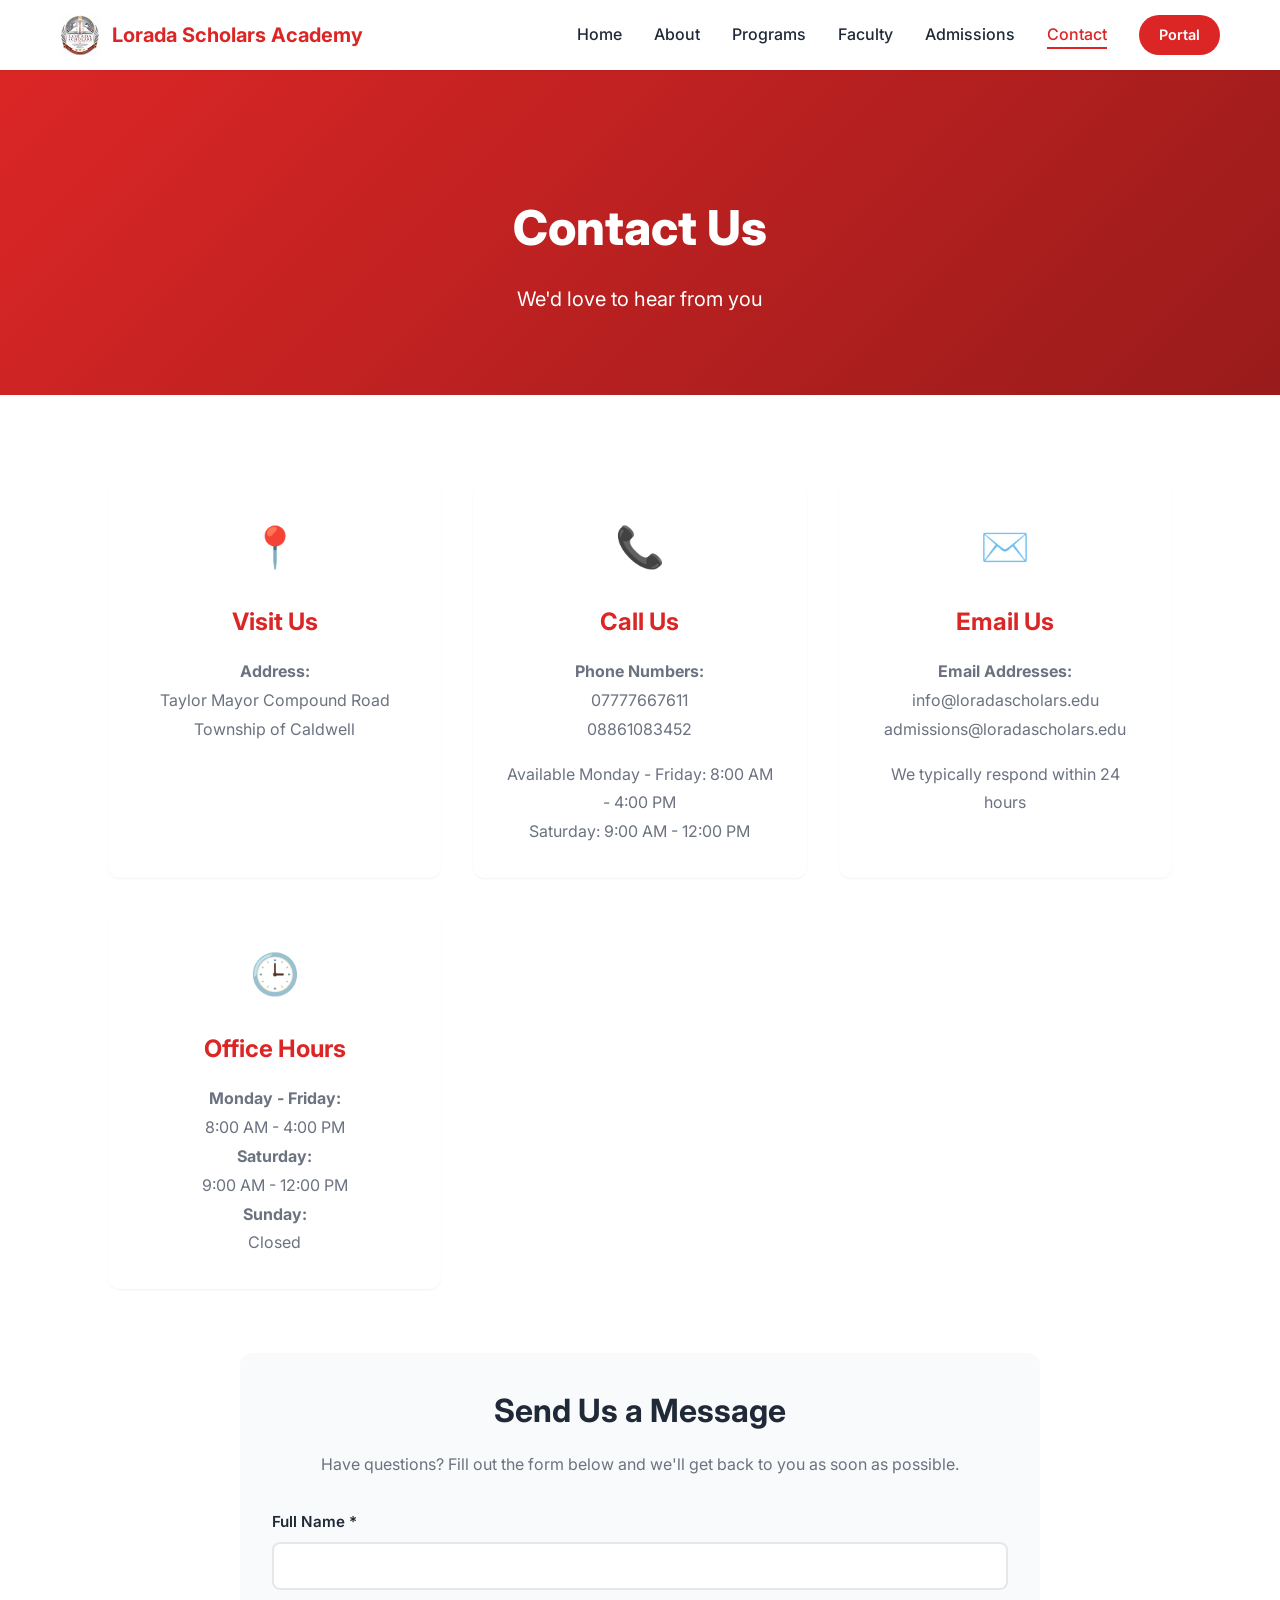
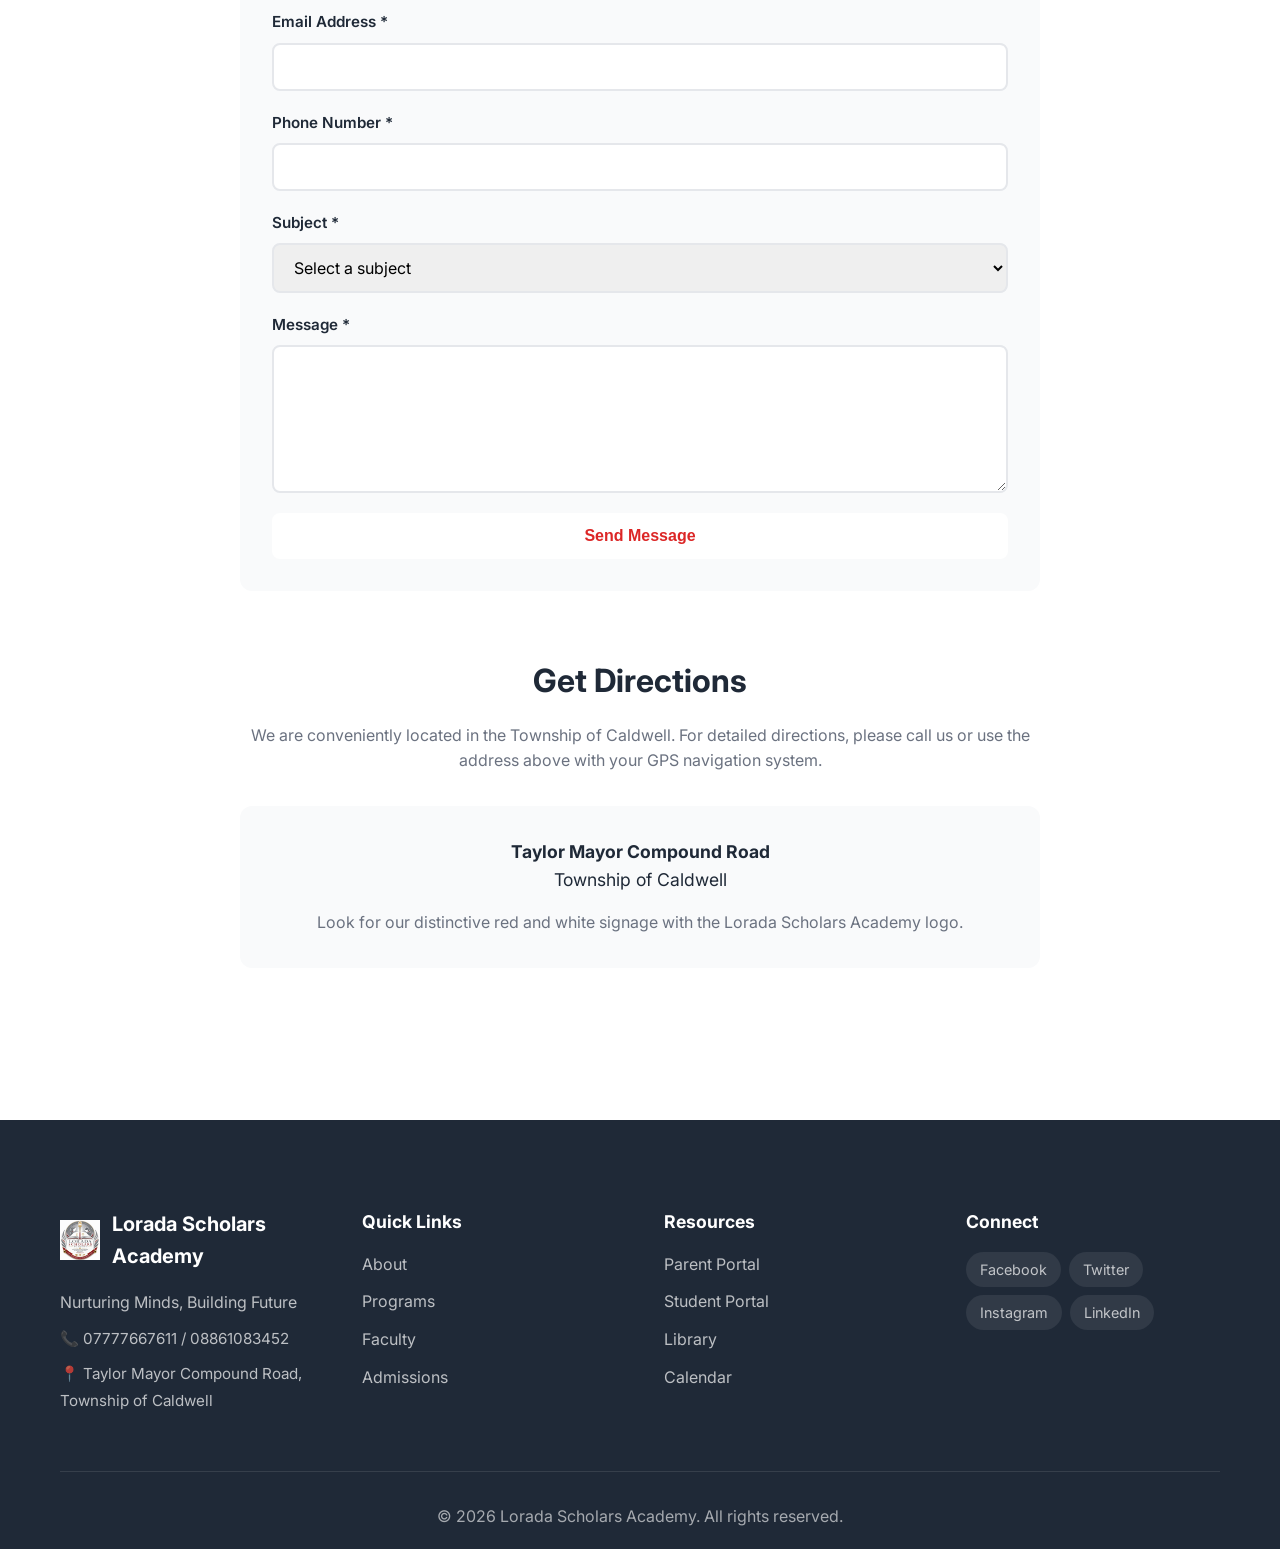
<file: contact.html>
<!DOCTYPE html>
<html lang="en">
<head>
    <meta charset="UTF-8">
    <meta name="viewport" content="width=device-width, initial-scale=1.0">
    <title>Contact Us - Lorada Scholars Academy</title>
    <link rel="stylesheet" href="styles.css">
    <link rel="stylesheet" href="pages.css">
    <link rel="preconnect" href="https://fonts.googleapis.com">
    <link rel="preconnect" href="https://fonts.gstatic.com" crossorigin>
    <link href="https://fonts.googleapis.com/css2?family=Inter:wght@300;400;500;600;700;800&display=swap" rel="stylesheet">
</head>
<body>
    <!-- Navigation -->
    <nav class="navbar" id="navbar">
        <div class="nav-container">
            <div class="nav-logo">
                <img src="assets/logo.png" alt="Lorada Scholars Academy Logo" class="logo-img">
                <span class="logo-text">Lorada Scholars Academy</span>
            </div>
            <button class="mobile-menu-toggle" id="mobileMenuToggle" aria-controls="navMenu" aria-expanded="false" aria-label="Toggle navigation menu">
                <span></span>
                <span></span>
                <span></span>
            </button>
            <ul class="nav-menu" id="navMenu">
                <li><a href="index.html" class="nav-link">Home</a></li>
                <li><a href="about.html" class="nav-link">About</a></li>
                <li><a href="programs.html" class="nav-link">Programs</a></li>
                <li><a href="faculty.html" class="nav-link">Faculty</a></li>
                <li><a href="admissions.html" class="nav-link">Admissions</a></li>
                <li><a href="contact.html" class="nav-link active">Contact</a></li>
                <li>
                    <a href="https://svl-sms.vercel.app/" class="btn-portal" target="_blank" rel="noopener">Portal</a>
                </li>
            </ul>
        </div>
    </nav>

    <!-- Page Header -->
    <section class="page-header">
        <div class="container">
            <h1>Contact Us</h1>
            <p>We'd love to hear from you</p>
        </div>
    </section>

    <!-- Contact Content -->
    <section class="content-section">
        <div class="container">
            <div class="contact-grid">
                <div class="contact-info">
                    <div class="contact-card">
                        <div class="contact-icon">📍</div>
                        <h3>Visit Us</h3>
                        <p><strong>Address:</strong><br>
                        Taylor Mayor Compound Road<br>
                        Township of Caldwell</p>
                    </div>
                    <div class="contact-card">
                        <div class="contact-icon">📞</div>
                        <h3>Call Us</h3>
                        <p><strong>Phone Numbers:</strong><br>
                        07777667611<br>
                        08861083452</p>
                        <p style="margin-top: 1rem; color: #6b7280;">Available Monday - Friday: 8:00 AM - 4:00 PM<br>
                        Saturday: 9:00 AM - 12:00 PM</p>
                    </div>
                    <div class="contact-card">
                        <div class="contact-icon">✉️</div>
                        <h3>Email Us</h3>
                        <p><strong>Email Addresses:</strong><br>
                        info@loradascholars.edu<br>
                        admissions@loradascholars.edu</p>
                        <p style="margin-top: 1rem; color: #6b7280;">We typically respond within 24 hours</p>
                    </div>
                    <div class="contact-card">
                        <div class="contact-icon">🕒</div>
                        <h3>Office Hours</h3>
                        <p><strong>Monday - Friday:</strong><br>8:00 AM - 4:00 PM</p>
                        <p><strong>Saturday:</strong><br>9:00 AM - 12:00 PM</p>
                        <p><strong>Sunday:</strong><br>Closed</p>
                    </div>
                </div>
            </div>

            <div style="max-width: 800px; margin: 4rem auto;">
                <div class="form-card">
                    <h2 style="text-align: center; margin-bottom: 1rem;">Send Us a Message</h2>
                    <p style="text-align: center; color: #6b7280; margin-bottom: 2rem;">Have questions? Fill out the form below and we'll get back to you as soon as possible.</p>

                    <form class="inquiry-form" id="contactForm">
                        <div class="form-group">
                            <label for="name">Full Name *</label>
                            <input type="text" id="name" name="name" required>
                        </div>
                        <div class="form-group">
                            <label for="email">Email Address *</label>
                            <input type="email" id="email" name="email" required>
                        </div>
                        <div class="form-group">
                            <label for="phone">Phone Number *</label>
                            <input type="tel" id="phone" name="phone" required>
                        </div>
                        <div class="form-group">
                            <label for="subject">Subject *</label>
                            <select id="subject" name="subject" required>
                                <option value="">Select a subject</option>
                                <option value="admissions">Admissions Inquiry</option>
                                <option value="programs">Programs Information</option>
                                <option value="visit">Schedule a Visit</option>
                                <option value="general">General Inquiry</option>
                                <option value="other">Other</option>
                            </select>
                        </div>
                        <div class="form-group">
                            <label for="message">Message *</label>
                            <textarea id="message" name="message" rows="6" required></textarea>
                        </div>
                        <button type="submit" class="btn btn-primary btn-full">Send Message</button>
                    </form>
                </div>
            </div>

            <div data-reveal style="max-width: 800px; margin: 4rem auto; text-align: center;">
                <h2>Get Directions</h2>
                <p style="color: #6b7280; margin: 1rem 0 2rem;">We are conveniently located in the Township of Caldwell. For detailed directions, please call us or use the address above with your GPS navigation system.</p>
                <div style="background: #f9fafb; padding: 2rem; border-radius: 12px;">
                    <p style="font-size: 1.1rem; color: #1f2937; margin-bottom: 1rem;"><strong>Taylor Mayor Compound Road</strong><br>Township of Caldwell</p>
                    <p style="color: #6b7280;">Look for our distinctive red and white signage with the Lorada Scholars Academy logo.</p>
                </div>
            </div>
        </div>
    </section>

    <!-- Footer -->
    <footer class="footer">
        <div class="container">
            <div class="footer-content">
                <div class="footer-section">
                    <div class="footer-logo">
                        <img src="assets/logo.png" alt="Lorada Scholars Academy Logo" class="footer-logo-img">
                        <span>Lorada Scholars Academy</span>
                    </div>
                    <p>Nurturing Minds, Building Future</p>
                    <p class="footer-contact">📞 07777667611 / 08861083452</p>
                    <p class="footer-contact">📍 Taylor Mayor Compound Road, Township of Caldwell</p>
                </div>
                <div class="footer-section">
                    <h4>Quick Links</h4>
                    <ul>
                        <li><a href="about.html">About</a></li>
                        <li><a href="programs.html">Programs</a></li>
                        <li><a href="faculty.html">Faculty</a></li>
                        <li><a href="admissions.html">Admissions</a></li>
                    </ul>
                </div>
                <div class="footer-section">
                    <h4>Resources</h4>
                    <ul>
                        <li><a href="#">Parent Portal</a></li>
                        <li><a href="#">Student Portal</a></li>
                        <li><a href="#">Library</a></li>
                        <li><a href="#">Calendar</a></li>
                    </ul>
                </div>
                <div class="footer-section">
                    <h4>Connect</h4>
                    <div class="social-links">
                        <a href="#" class="social-link">Facebook</a>
                        <a href="#" class="social-link">Twitter</a>
                        <a href="#" class="social-link">Instagram</a>
                        <a href="#" class="social-link">LinkedIn</a>
                    </div>
                </div>
            </div>
            <div class="footer-bottom">
                <p>&copy; 2026 Lorada Scholars Academy. All rights reserved.</p>
            </div>
        </div>
    </footer>

    <script src="script.js"></script>
</body>
</html>
</file>
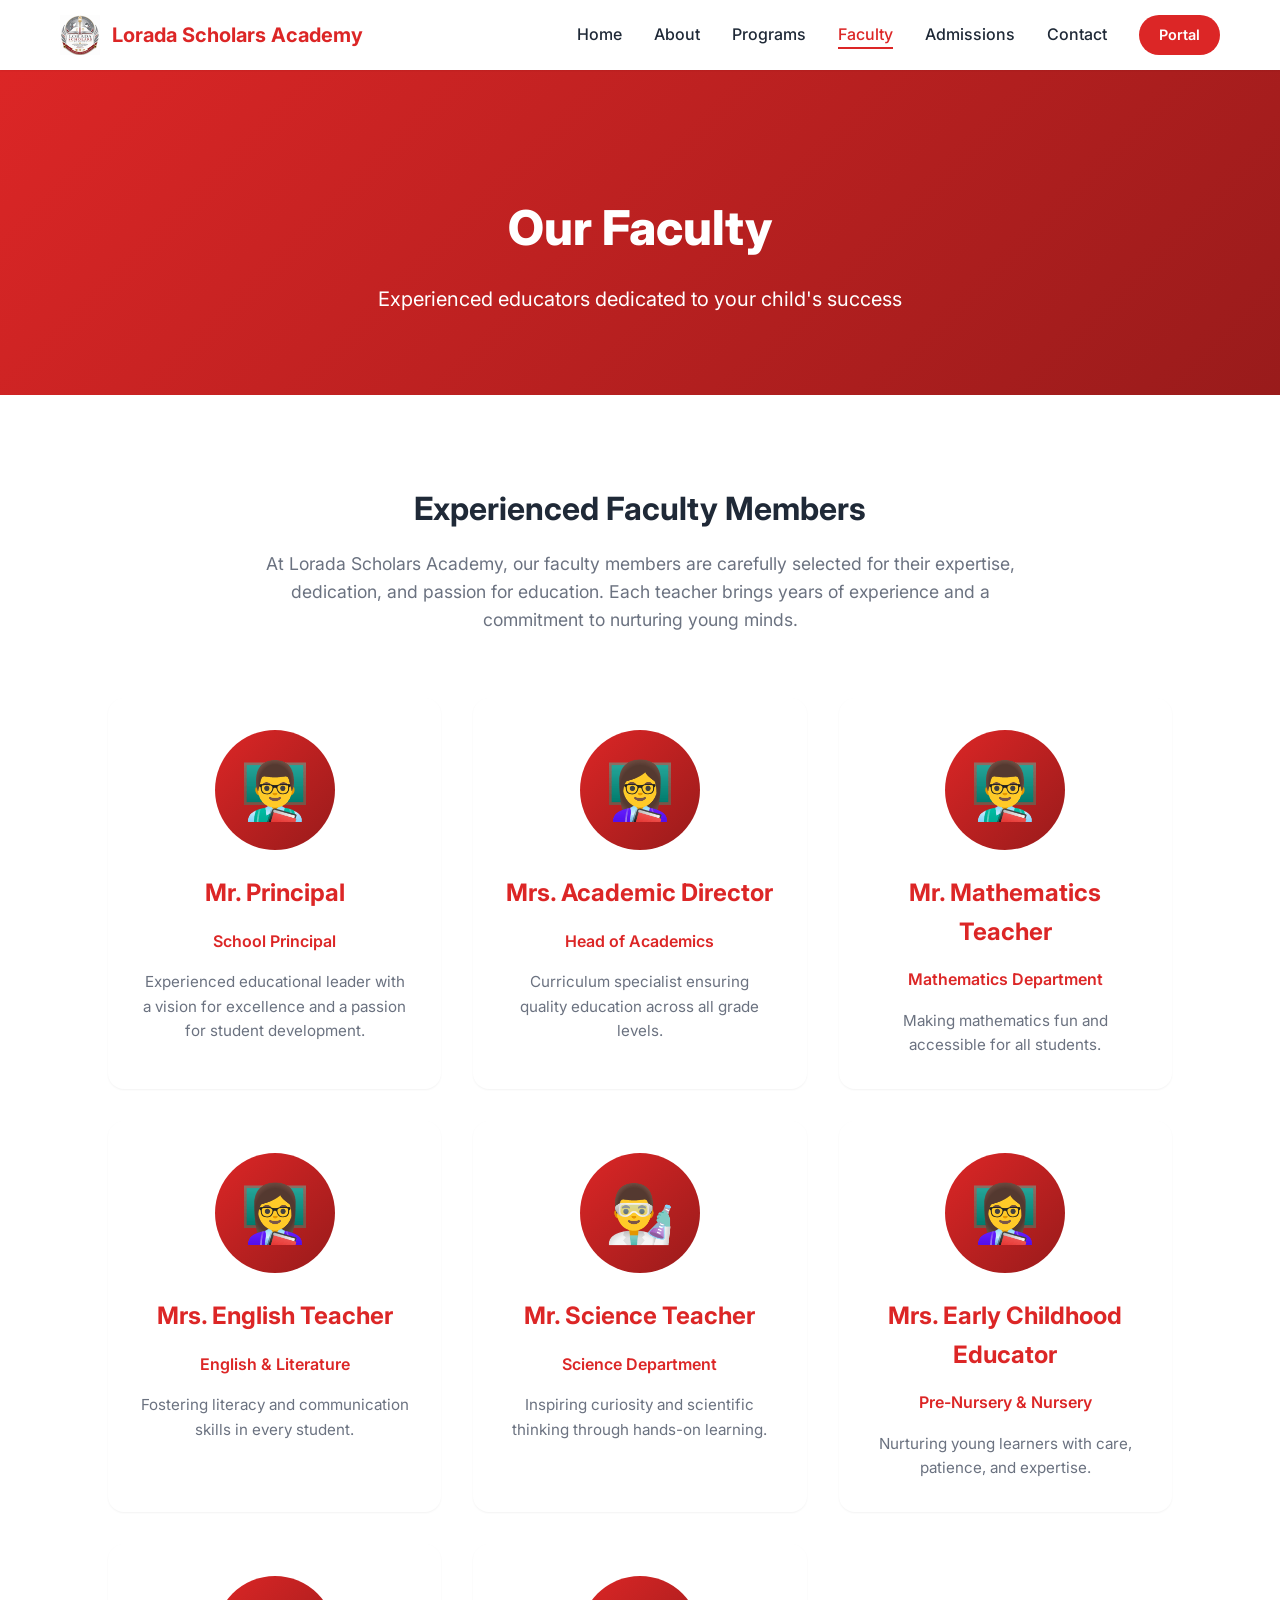
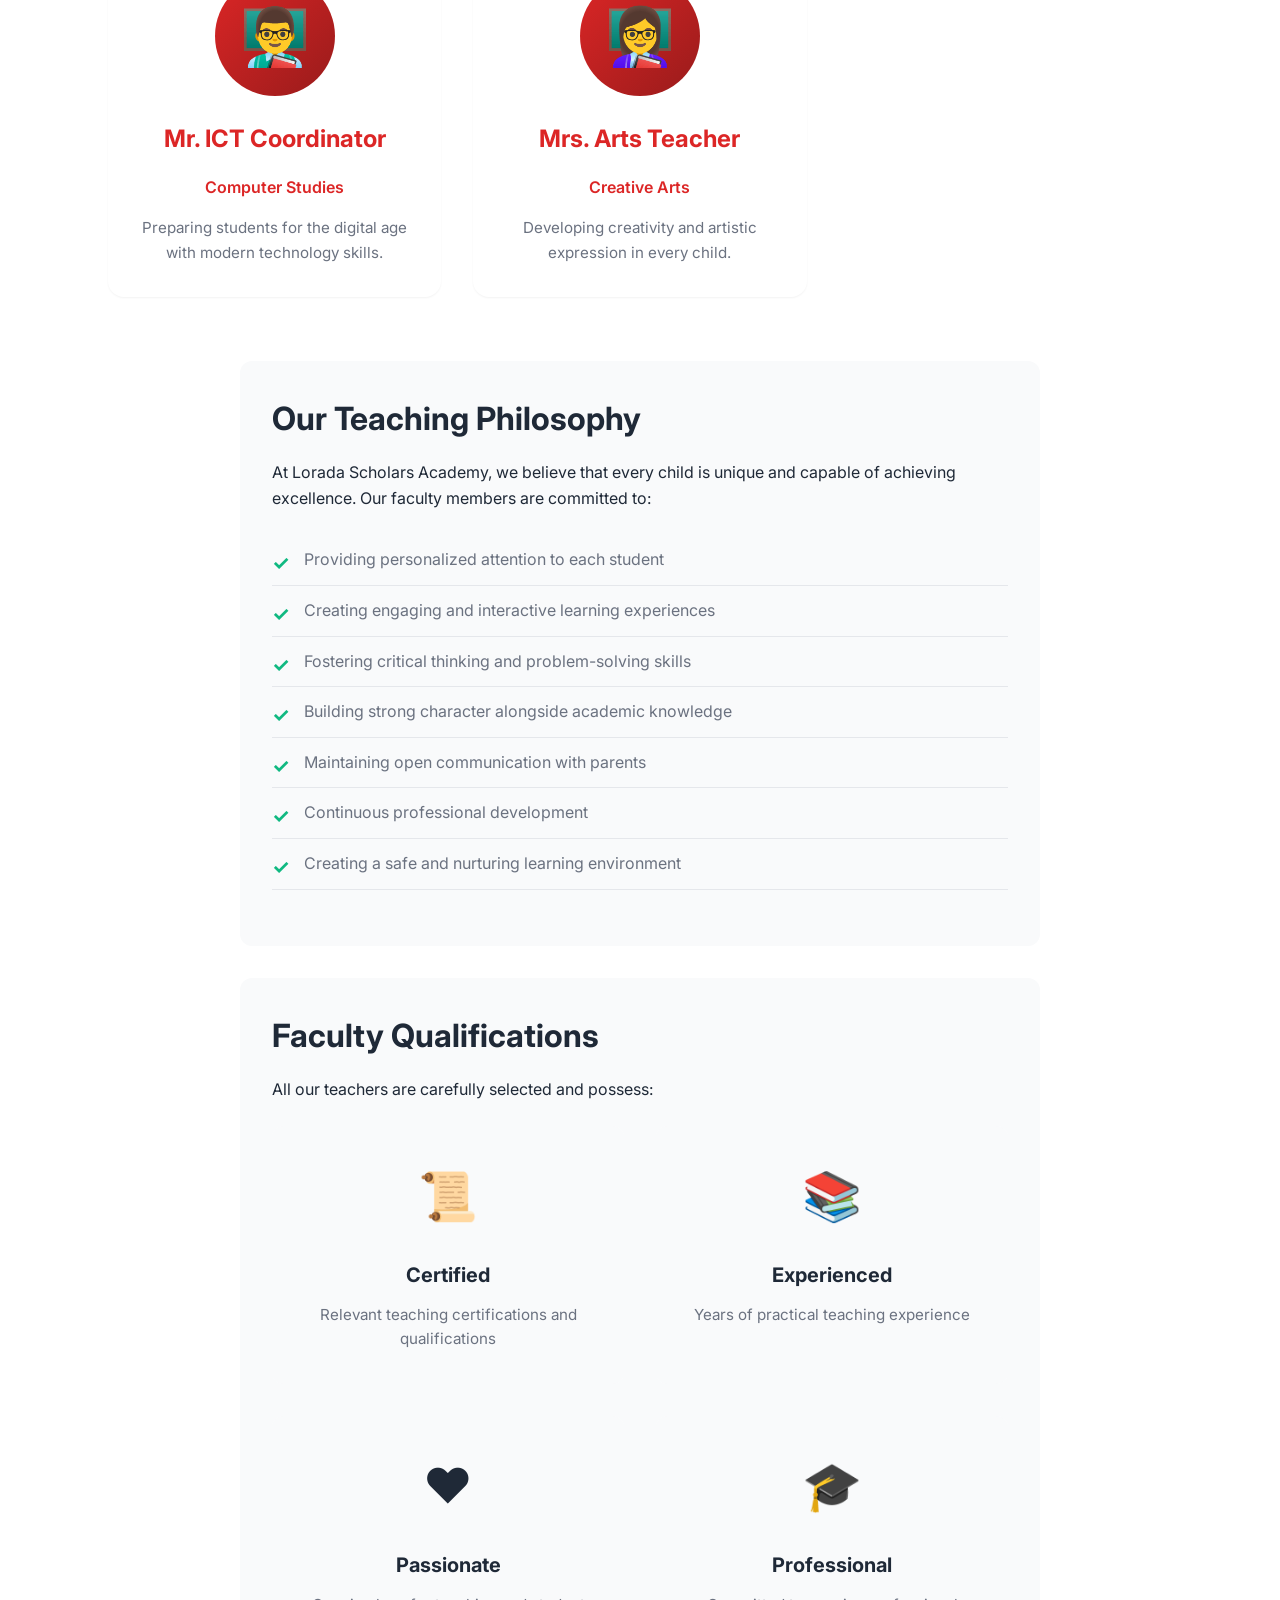
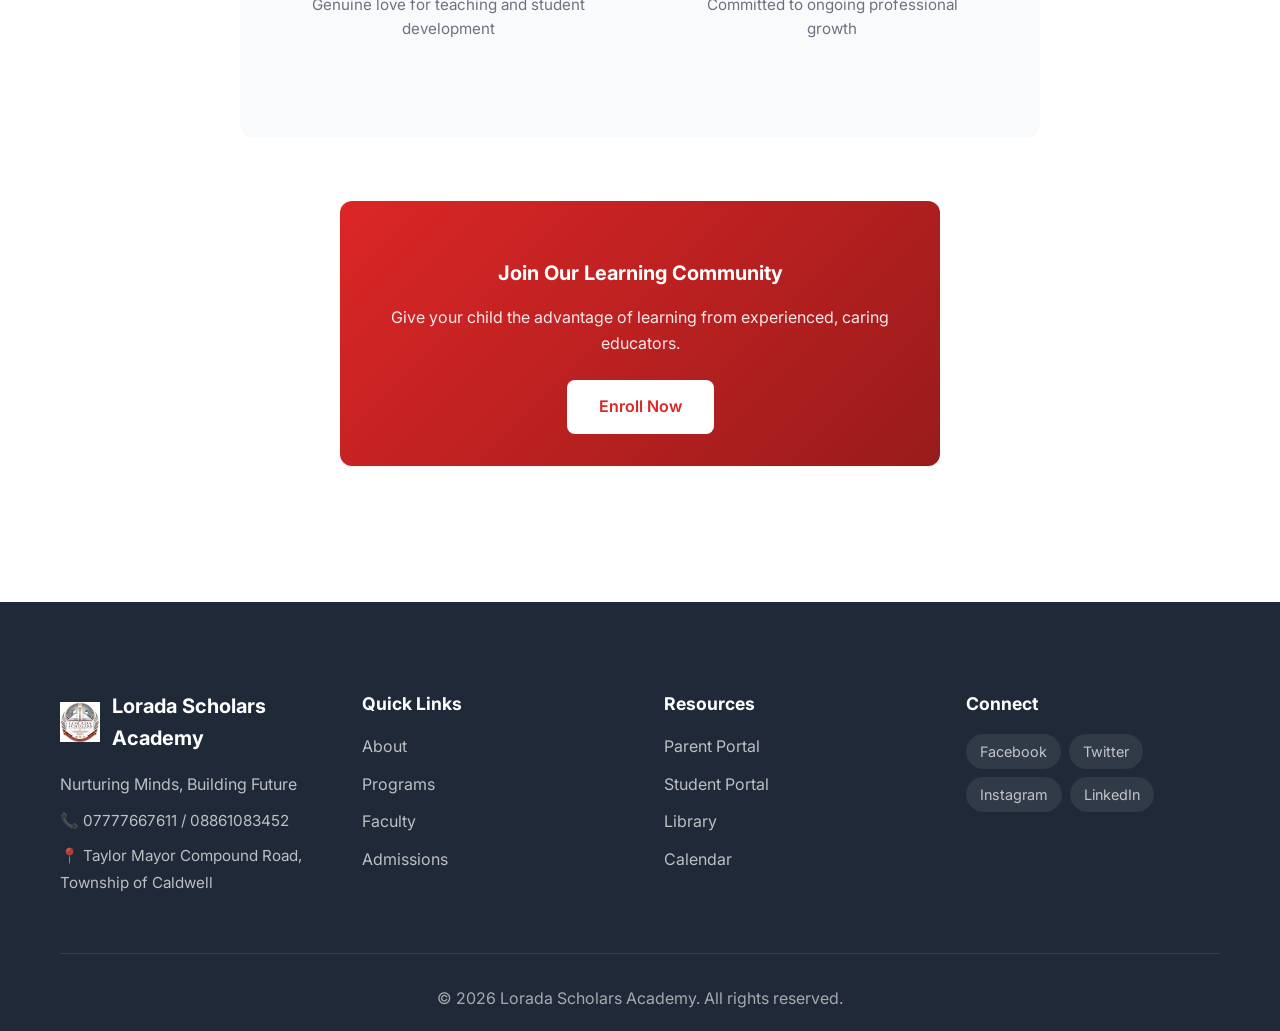
<file: faculty.html>
<!DOCTYPE html>
<html lang="en">
<head>
    <meta charset="UTF-8">
    <meta name="viewport" content="width=device-width, initial-scale=1.0">
    <title>Faculty - Lorada Scholars Academy</title>
    <link rel="stylesheet" href="styles.css">
    <link rel="stylesheet" href="pages.css">
    <link rel="preconnect" href="https://fonts.googleapis.com">
    <link rel="preconnect" href="https://fonts.gstatic.com" crossorigin>
    <link href="https://fonts.googleapis.com/css2?family=Inter:wght@300;400;500;600;700;800&display=swap" rel="stylesheet">
</head>
<body>
    <nav class="navbar" id="navbar">
        <div class="nav-container">
            <div class="nav-logo">
                <img src="assets/logo.png" alt="Lorada Scholars Academy Logo" class="logo-img">
                <span class="logo-text">Lorada Scholars Academy</span>
            </div>
            <button class="mobile-menu-toggle" id="mobileMenuToggle" aria-controls="navMenu" aria-expanded="false" aria-label="Toggle navigation menu">
                <span></span>
                <span></span>
                <span></span>
            </button>
            <ul class="nav-menu" id="navMenu">
                <li><a href="index.html" class="nav-link">Home</a></li>
                <li><a href="about.html" class="nav-link">About</a></li>
                <li><a href="programs.html" class="nav-link">Programs</a></li>
                <li><a href="faculty.html" class="nav-link active">Faculty</a></li>
                <li><a href="admissions.html" class="nav-link">Admissions</a></li>
                <li><a href="contact.html" class="nav-link">Contact</a></li>
                <li>
                    <a href="https://svl-sms.vercel.app/" class="btn-portal" target="_blank" rel="noopener">Portal</a>
                </li>
            </ul>
        </div>
    </nav>

    <section class="page-header">
        <div class="container">
            <h1>Our Faculty</h1>
            <p>Experienced educators dedicated to your child's success</p>
        </div>
    </section>

    <section class="content-section">
        <div class="container">
            <div data-reveal style="text-align: center; max-width: 800px; margin: 0 auto 4rem;">
                <h2>Experienced Faculty Members</h2>
                <p style="color: #6b7280; font-size: 1.1rem; margin-top: 1rem;">At Lorada Scholars Academy, our faculty members are carefully selected for their expertise, dedication, and passion for education. Each teacher brings years of experience and a commitment to nurturing young minds.</p>
            </div>

            <div class="faculty-grid">
                <div class="faculty-card">
                    <div class="faculty-image">
                        <div class="avatar">👨‍🏫</div>
                    </div>
                    <h3>Mr. Principal</h3>
                    <p class="faculty-role">School Principal</p>
                    <p class="faculty-bio">Experienced educational leader with a vision for excellence and a passion for student development.</p>
                </div>

                <div class="faculty-card">
                    <div class="faculty-image">
                        <div class="avatar">👩‍🏫</div>
                    </div>
                    <h3>Mrs. Academic Director</h3>
                    <p class="faculty-role">Head of Academics</p>
                    <p class="faculty-bio">Curriculum specialist ensuring quality education across all grade levels.</p>
                </div>

                <div class="faculty-card">
                    <div class="faculty-image">
                        <div class="avatar">👨‍🏫</div>
                    </div>
                    <h3>Mr. Mathematics Teacher</h3>
                    <p class="faculty-role">Mathematics Department</p>
                    <p class="faculty-bio">Making mathematics fun and accessible for all students.</p>
                </div>

                <div class="faculty-card">
                    <div class="faculty-image">
                        <div class="avatar">👩‍🏫</div>
                    </div>
                    <h3>Mrs. English Teacher</h3>
                    <p class="faculty-role">English & Literature</p>
                    <p class="faculty-bio">Fostering literacy and communication skills in every student.</p>
                </div>

                <div class="faculty-card">
                    <div class="faculty-image">
                        <div class="avatar">👨‍🔬</div>
                    </div>
                    <h3>Mr. Science Teacher</h3>
                    <p class="faculty-role">Science Department</p>
                    <p class="faculty-bio">Inspiring curiosity and scientific thinking through hands-on learning.</p>
                </div>

                <div class="faculty-card">
                    <div class="faculty-image">
                        <div class="avatar">👩‍🏫</div>
                    </div>
                    <h3>Mrs. Early Childhood Educator</h3>
                    <p class="faculty-role">Pre-Nursery & Nursery</p>
                    <p class="faculty-bio">Nurturing young learners with care, patience, and expertise.</p>
                </div>

                <div class="faculty-card">
                    <div class="faculty-image">
                        <div class="avatar">👨‍🏫</div>
                    </div>
                    <h3>Mr. ICT Coordinator</h3>
                    <p class="faculty-role">Computer Studies</p>
                    <p class="faculty-bio">Preparing students for the digital age with modern technology skills.</p>
                </div>

                <div class="faculty-card">
                    <div class="faculty-image">
                        <div class="avatar">👩‍🏫</div>
                    </div>
                    <h3>Mrs. Arts Teacher</h3>
                    <p class="faculty-role">Creative Arts</p>
                    <p class="faculty-bio">Developing creativity and artistic expression in every child.</p>
                </div>
            </div>

            <div style="max-width: 800px; margin: 4rem auto;">
                <div class="info-card">
                    <h2>Our Teaching Philosophy</h2>
                    <p>At Lorada Scholars Academy, we believe that every child is unique and capable of achieving excellence. Our faculty members are committed to:</p>
                    <ul class="benefits-list" style="margin-top: 1.5rem;">
                        <li>Providing personalized attention to each student</li>
                        <li>Creating engaging and interactive learning experiences</li>
                        <li>Fostering critical thinking and problem-solving skills</li>
                        <li>Building strong character alongside academic knowledge</li>
                        <li>Maintaining open communication with parents</li>
                        <li>Continuous professional development</li>
                        <li>Creating a safe and nurturing learning environment</li>
                    </ul>
                </div>

                <div class="info-card" style="margin-top: 2rem;">
                    <h2>Faculty Qualifications</h2>
                    <p>All our teachers are carefully selected and possess:</p>
                    <div class="values-grid" style="margin-top: 1.5rem;">
                        <div class="value-card">
                            <div class="value-icon">📜</div>
                            <h3>Certified</h3>
                            <p>Relevant teaching certifications and qualifications</p>
                        </div>
                        <div class="value-card">
                            <div class="value-icon">📚</div>
                            <h3>Experienced</h3>
                            <p>Years of practical teaching experience</p>
                        </div>
                        <div class="value-card">
                            <div class="value-icon">❤️</div>
                            <h3>Passionate</h3>
                            <p>Genuine love for teaching and student development</p>
                        </div>
                        <div class="value-card">
                            <div class="value-icon">🎓</div>
                            <h3>Professional</h3>
                            <p>Committed to ongoing professional growth</p>
                        </div>
                    </div>
                </div>
            </div>

            <div class="sidebar-card cta-card" style="max-width: 600px; margin: 3rem auto;">
                <h3>Join Our Learning Community</h3>
                <p>Give your child the advantage of learning from experienced, caring educators.</p>
                <a href="admissions.html" class="btn btn-primary">Enroll Now</a>
            </div>
        </div>
    </section>

    <footer class="footer">
        <div class="container">
            <div class="footer-content">
                <div class="footer-section">
                    <div class="footer-logo">
                        <img src="assets/logo.png" alt="Lorada Scholars Academy Logo" class="footer-logo-img">
                        <span>Lorada Scholars Academy</span>
                    </div>
                    <p>Nurturing Minds, Building Future</p>
                    <p class="footer-contact">📞 07777667611 / 08861083452</p>
                    <p class="footer-contact">📍 Taylor Mayor Compound Road, Township of Caldwell</p>
                </div>
                <div class="footer-section">
                    <h4>Quick Links</h4>
                    <ul>
                        <li><a href="about.html">About</a></li>
                        <li><a href="programs.html">Programs</a></li>
                        <li><a href="faculty.html">Faculty</a></li>
                        <li><a href="admissions.html">Admissions</a></li>
                    </ul>
                </div>
                <div class="footer-section">
                    <h4>Resources</h4>
                    <ul>
                        <li><a href="#">Parent Portal</a></li>
                        <li><a href="#">Student Portal</a></li>
                        <li><a href="#">Library</a></li>
                        <li><a href="#">Calendar</a></li>
                    </ul>
                </div>
                <div class="footer-section">
                    <h4>Connect</h4>
                    <div class="social-links">
                        <a href="#" class="social-link">Facebook</a>
                        <a href="#" class="social-link">Twitter</a>
                        <a href="#" class="social-link">Instagram</a>
                        <a href="#" class="social-link">LinkedIn</a>
                    </div>
                </div>
            </div>
            <div class="footer-bottom">
                <p>&copy; 2026 Lorada Scholars Academy. All rights reserved.</p>
            </div>
        </div>
    </footer>

    <script src="script.js"></script>
</body>
</html>
</file>
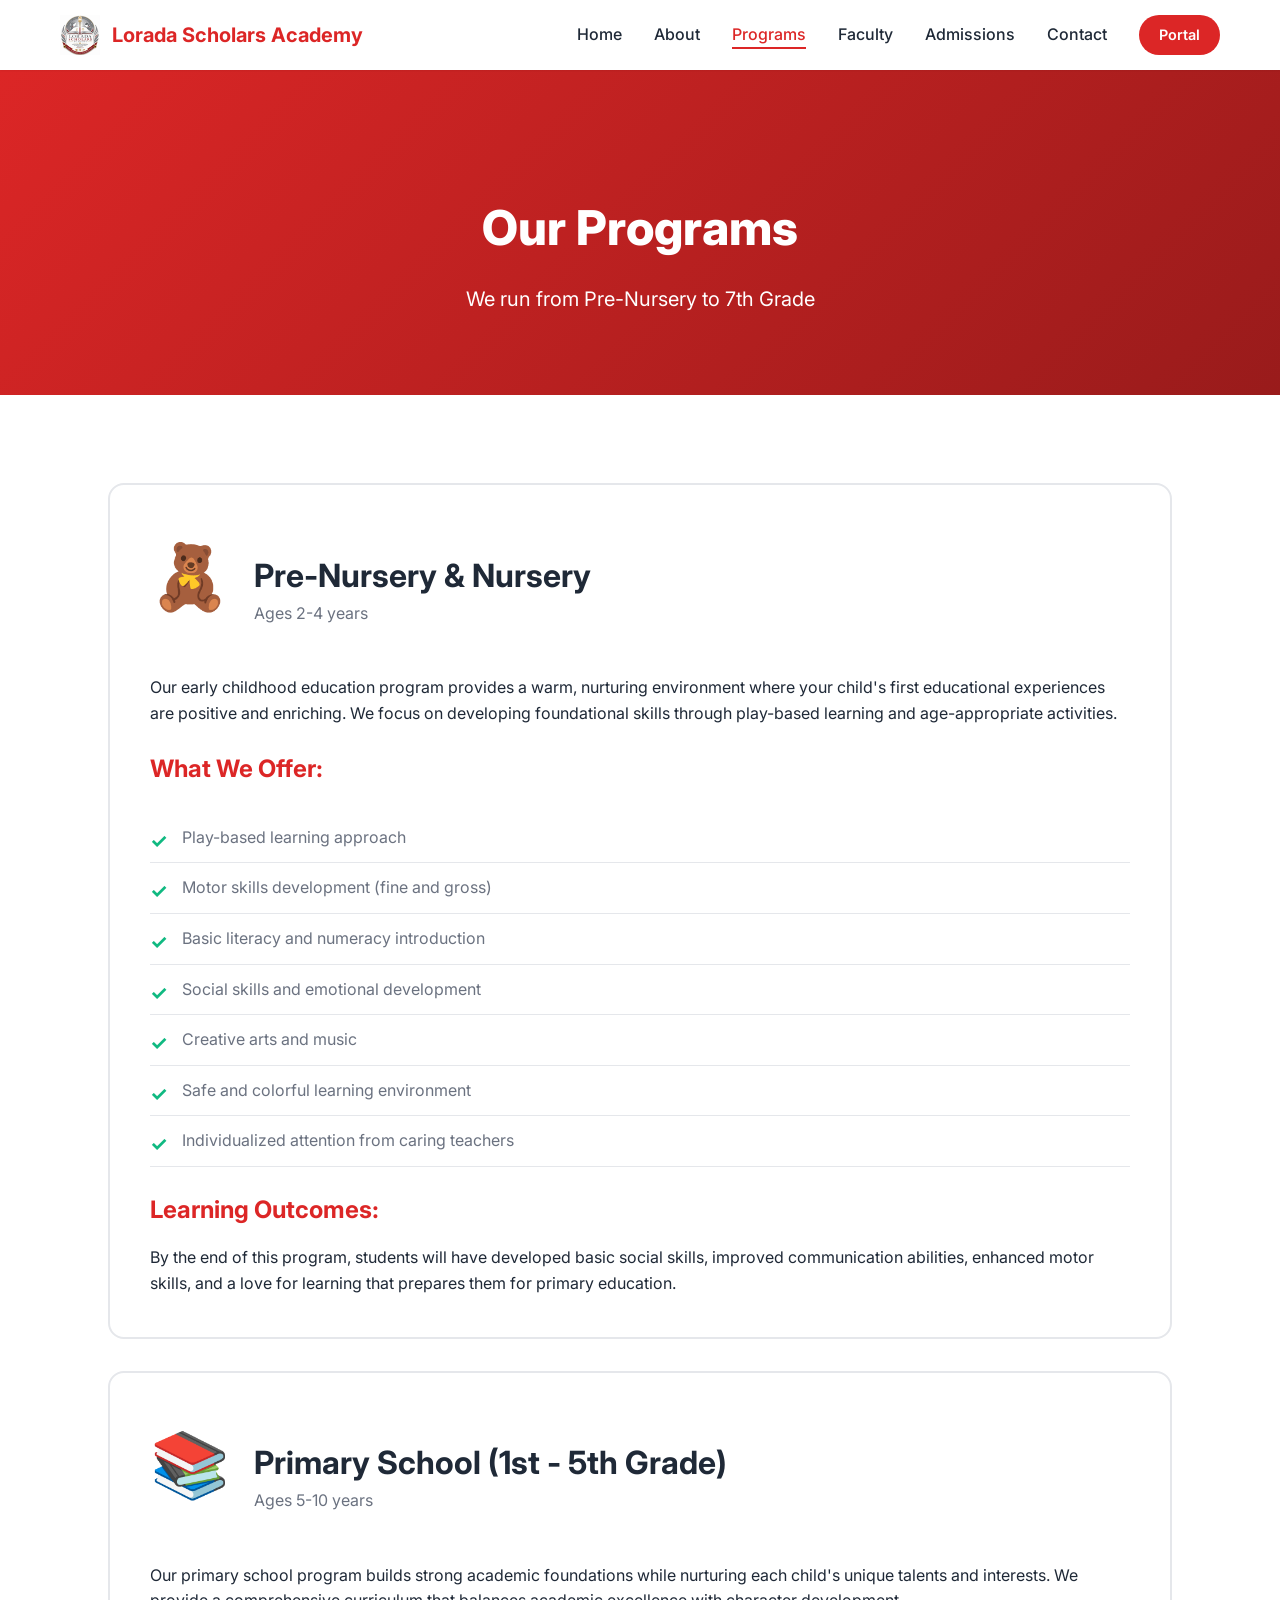
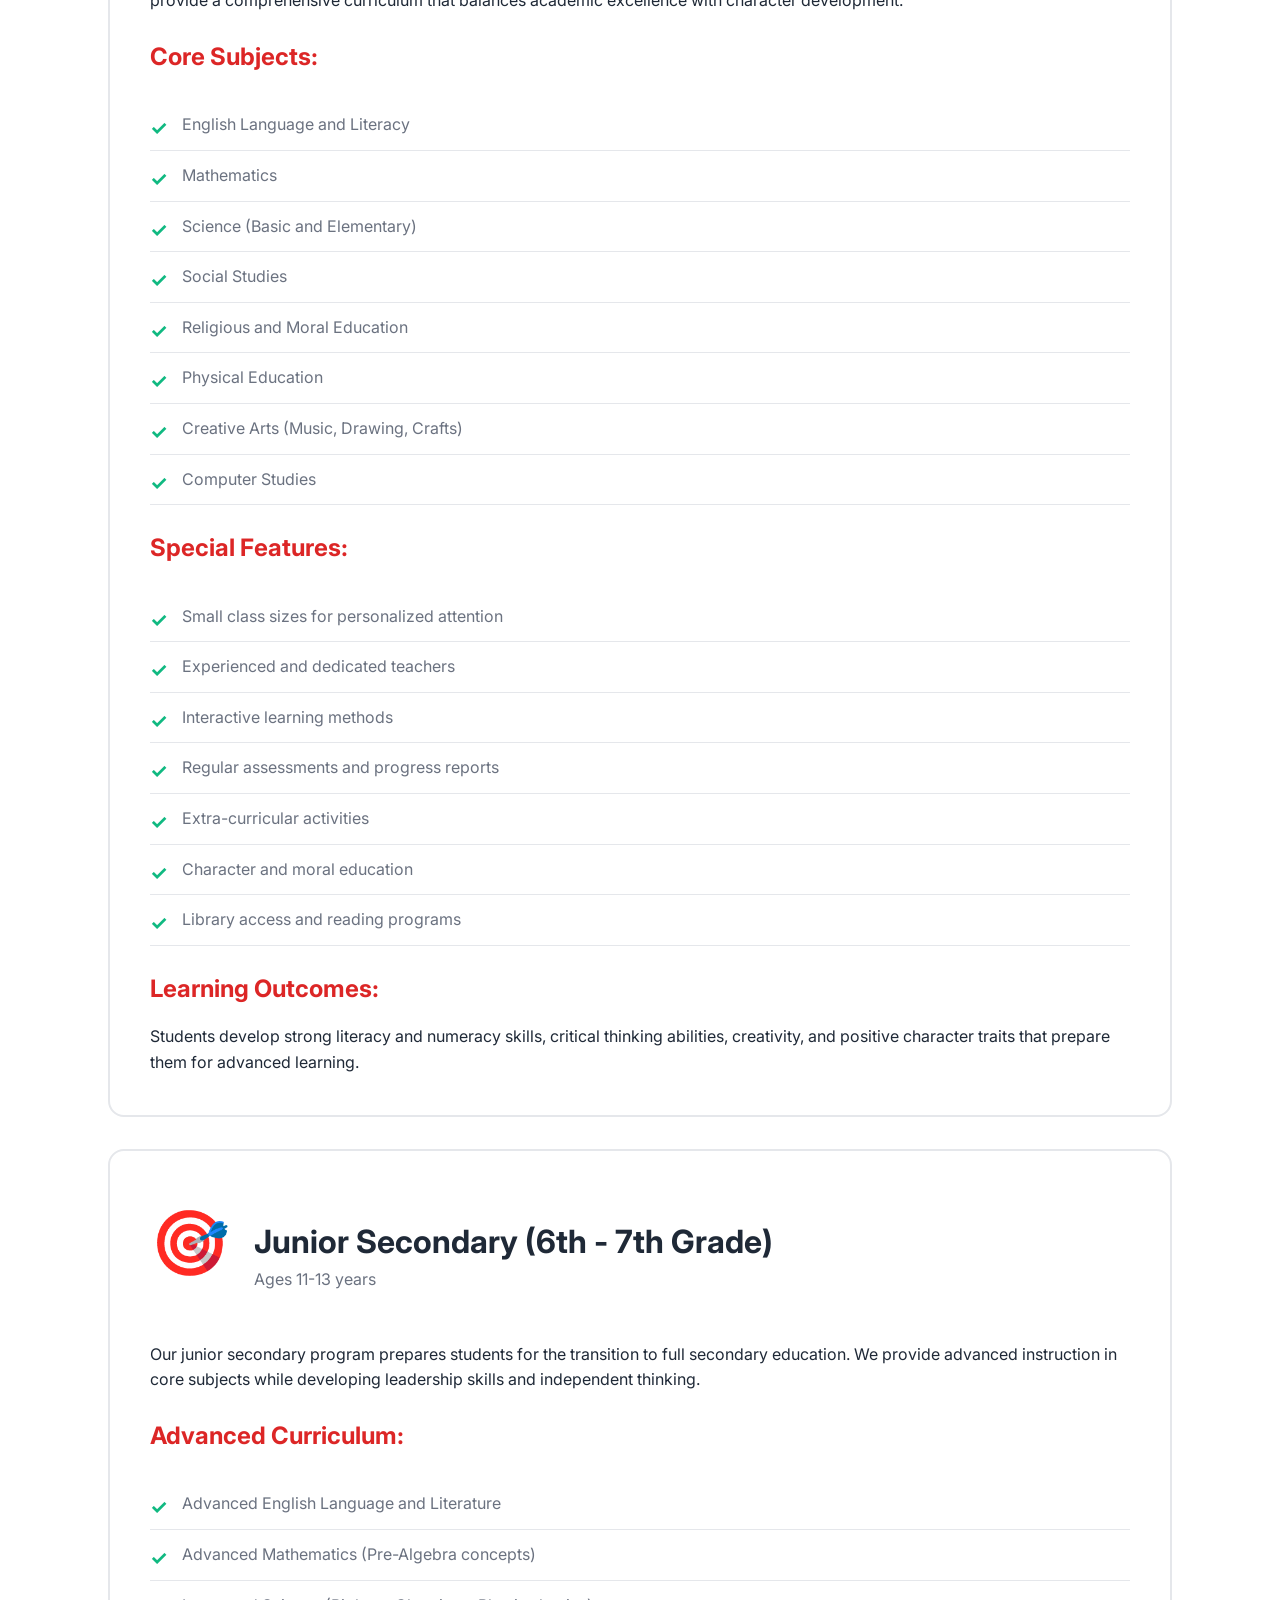
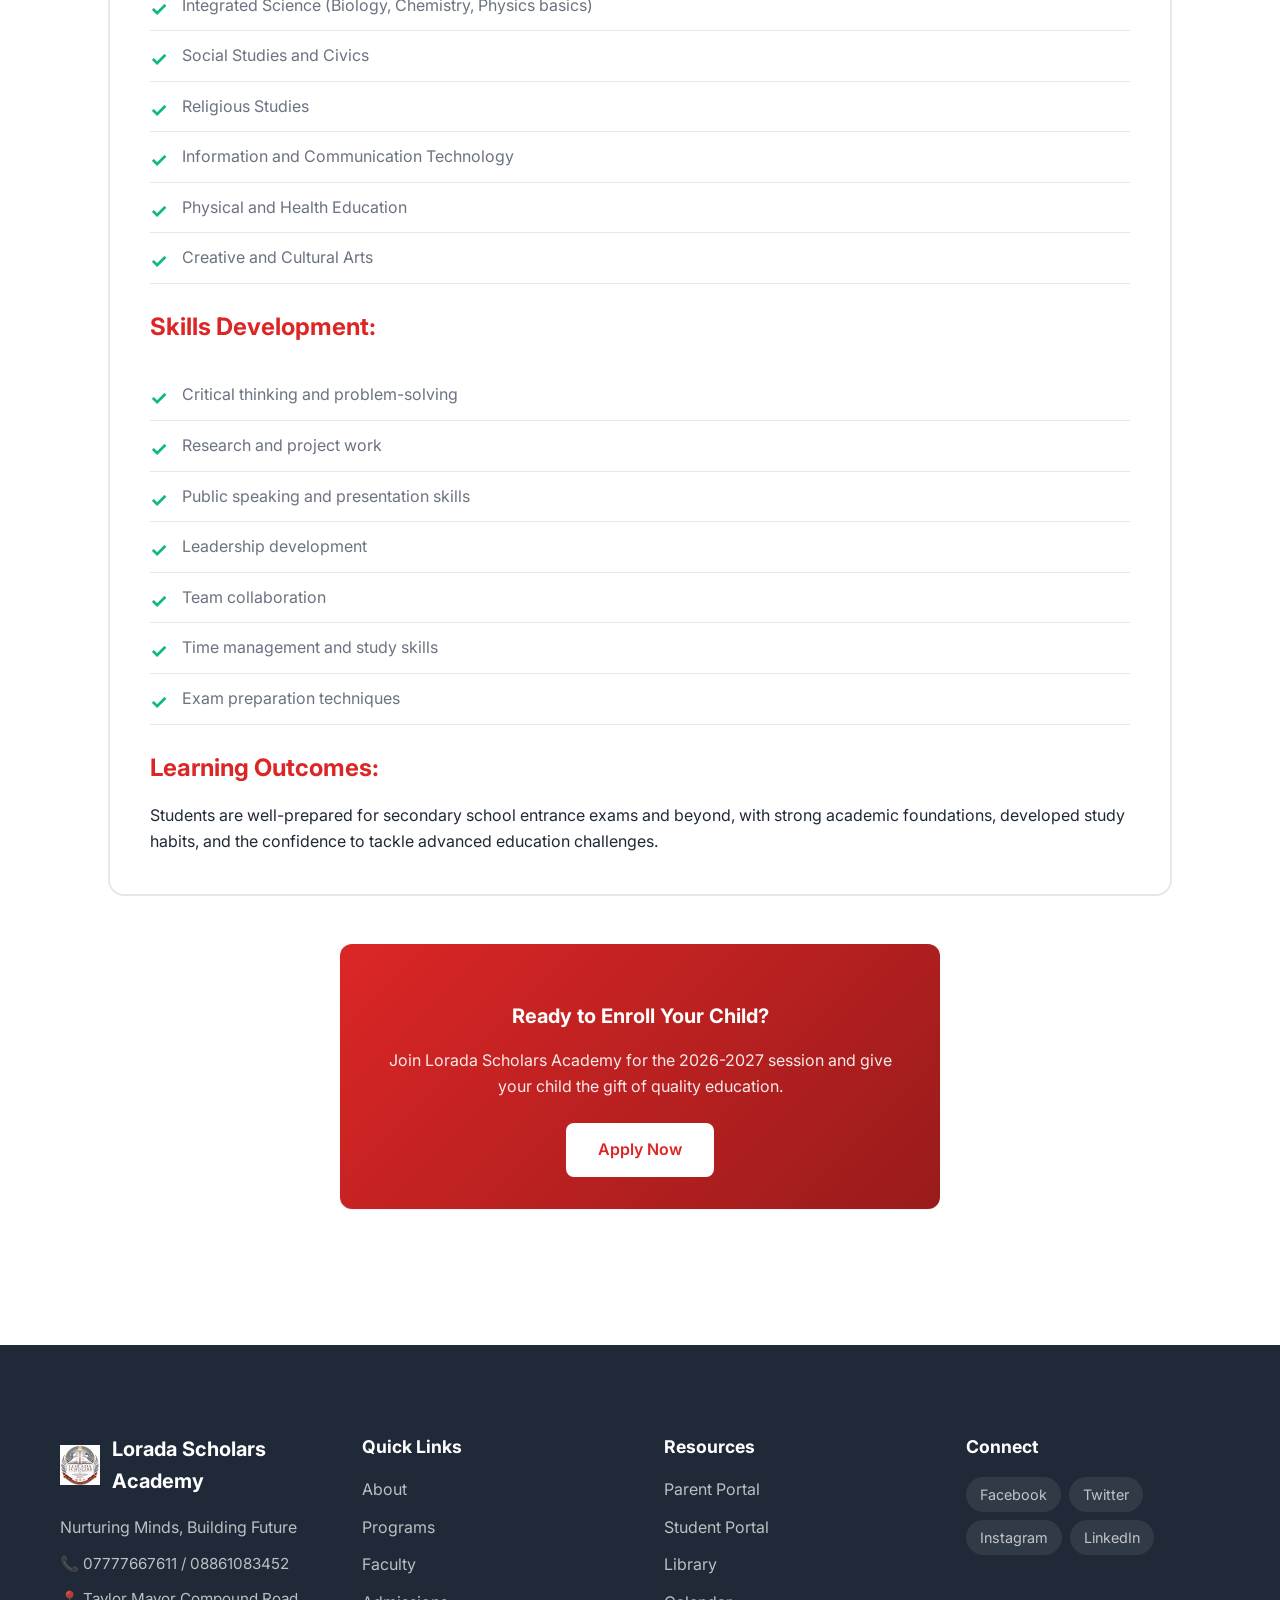
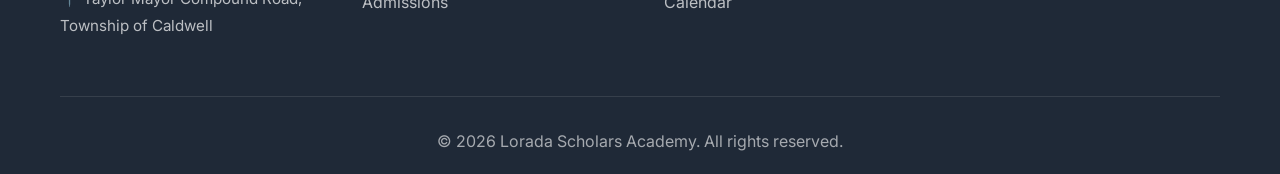
<file: programs.html>
<!DOCTYPE html>
<html lang="en">
<head>
    <meta charset="UTF-8">
    <meta name="viewport" content="width=device-width, initial-scale=1.0">
    <title>Programs - Lorada Scholars Academy</title>
    <link rel="stylesheet" href="styles.css">
    <link rel="stylesheet" href="pages.css">
    <link rel="preconnect" href="https://fonts.googleapis.com">
    <link rel="preconnect" href="https://fonts.gstatic.com" crossorigin>
    <link href="https://fonts.googleapis.com/css2?family=Inter:wght@300;400;500;600;700;800&display=swap" rel="stylesheet">
</head>
<body>
    <!-- Navigation -->
    <nav class="navbar" id="navbar">
        <div class="nav-container">
            <div class="nav-logo">
                <img src="assets/logo.png" alt="Lorada Scholars Academy Logo" class="logo-img">
                <span class="logo-text">Lorada Scholars Academy</span>
            </div>
            <button class="mobile-menu-toggle" id="mobileMenuToggle" aria-controls="navMenu" aria-expanded="false" aria-label="Toggle navigation menu">
                <span></span>
                <span></span>
                <span></span>
            </button>
            <ul class="nav-menu" id="navMenu">
                <li><a href="index.html" class="nav-link">Home</a></li>
                <li><a href="about.html" class="nav-link">About</a></li>
                <li><a href="programs.html" class="nav-link active">Programs</a></li>
                <li><a href="faculty.html" class="nav-link">Faculty</a></li>
                <li><a href="admissions.html" class="nav-link">Admissions</a></li>
                <li><a href="contact.html" class="nav-link">Contact</a></li>
                <li>
                    <a href="https://svl-sms.vercel.app/" class="btn-portal" target="_blank" rel="noopener">Portal</a>
                </li>
            </ul>
        </div>
    </nav>

    <!-- Page Header -->
    <section class="page-header">
        <div class="container">
            <h1>Our Programs</h1>
            <p>We run from Pre-Nursery to 7th Grade</p>
        </div>
    </section>

    <!-- Programs Content -->
    <section class="content-section">
        <div class="container">
            <div class="program-detail-card">
                <div class="program-header">
                    <div class="program-icon">🧸</div>
                    <div>
                        <h2>Pre-Nursery & Nursery</h2>
                        <p style="color: #6b7280; margin: 0;">Ages 2-4 years</p>
                    </div>
                </div>
                <p>Our early childhood education program provides a warm, nurturing environment where your child's first educational experiences are positive and enriching. We focus on developing foundational skills through play-based learning and age-appropriate activities.</p>

                <h3>What We Offer:</h3>
                <ul class="benefits-list">
                    <li>Play-based learning approach</li>
                    <li>Motor skills development (fine and gross)</li>
                    <li>Basic literacy and numeracy introduction</li>
                    <li>Social skills and emotional development</li>
                    <li>Creative arts and music</li>
                    <li>Safe and colorful learning environment</li>
                    <li>Individualized attention from caring teachers</li>
                </ul>

                <h3>Learning Outcomes:</h3>
                <p>By the end of this program, students will have developed basic social skills, improved communication abilities, enhanced motor skills, and a love for learning that prepares them for primary education.</p>
            </div>

            <div class="program-detail-card">
                <div class="program-header">
                    <div class="program-icon">📚</div>
                    <div>
                        <h2>Primary School (1st - 5th Grade)</h2>
                        <p style="color: #6b7280; margin: 0;">Ages 5-10 years</p>
                    </div>
                </div>
                <p>Our primary school program builds strong academic foundations while nurturing each child's unique talents and interests. We provide a comprehensive curriculum that balances academic excellence with character development.</p>

                <h3>Core Subjects:</h3>
                <ul class="benefits-list">
                    <li>English Language and Literacy</li>
                    <li>Mathematics</li>
                    <li>Science (Basic and Elementary)</li>
                    <li>Social Studies</li>
                    <li>Religious and Moral Education</li>
                    <li>Physical Education</li>
                    <li>Creative Arts (Music, Drawing, Crafts)</li>
                    <li>Computer Studies</li>
                </ul>

                <h3>Special Features:</h3>
                <ul class="benefits-list">
                    <li>Small class sizes for personalized attention</li>
                    <li>Experienced and dedicated teachers</li>
                    <li>Interactive learning methods</li>
                    <li>Regular assessments and progress reports</li>
                    <li>Extra-curricular activities</li>
                    <li>Character and moral education</li>
                    <li>Library access and reading programs</li>
                </ul>

                <h3>Learning Outcomes:</h3>
                <p>Students develop strong literacy and numeracy skills, critical thinking abilities, creativity, and positive character traits that prepare them for advanced learning.</p>
            </div>

            <div class="program-detail-card">
                <div class="program-header">
                    <div class="program-icon">🎯</div>
                    <div>
                        <h2>Junior Secondary (6th - 7th Grade)</h2>
                        <p style="color: #6b7280; margin: 0;">Ages 11-13 years</p>
                    </div>
                </div>
                <p>Our junior secondary program prepares students for the transition to full secondary education. We provide advanced instruction in core subjects while developing leadership skills and independent thinking.</p>

                <h3>Advanced Curriculum:</h3>
                <ul class="benefits-list">
                    <li>Advanced English Language and Literature</li>
                    <li>Advanced Mathematics (Pre-Algebra concepts)</li>
                    <li>Integrated Science (Biology, Chemistry, Physics basics)</li>
                    <li>Social Studies and Civics</li>
                    <li>Religious Studies</li>
                    <li>Information and Communication Technology</li>
                    <li>Physical and Health Education</li>
                    <li>Creative and Cultural Arts</li>
                </ul>

                <h3>Skills Development:</h3>
                <ul class="benefits-list">
                    <li>Critical thinking and problem-solving</li>
                    <li>Research and project work</li>
                    <li>Public speaking and presentation skills</li>
                    <li>Leadership development</li>
                    <li>Team collaboration</li>
                    <li>Time management and study skills</li>
                    <li>Exam preparation techniques</li>
                </ul>

                <h3>Learning Outcomes:</h3>
                <p>Students are well-prepared for secondary school entrance exams and beyond, with strong academic foundations, developed study habits, and the confidence to tackle advanced education challenges.</p>
            </div>

            <div class="sidebar-card cta-card" style="max-width: 600px; margin: 3rem auto;">
                <h3>Ready to Enroll Your Child?</h3>
                <p>Join Lorada Scholars Academy for the 2026-2027 session and give your child the gift of quality education.</p>
                <a href="admissions.html" class="btn btn-primary">Apply Now</a>
            </div>
        </div>
    </section>

    <!-- Footer -->
    <footer class="footer">
        <div class="container">
            <div class="footer-content">
                <div class="footer-section">
                    <div class="footer-logo">
                        <img src="assets/logo.png" alt="Lorada Scholars Academy Logo" class="footer-logo-img">
                        <span>Lorada Scholars Academy</span>
                    </div>
                    <p>Nurturing Minds, Building Future</p>
                    <p class="footer-contact">📞 07777667611 / 08861083452</p>
                    <p class="footer-contact">📍 Taylor Mayor Compound Road, Township of Caldwell</p>
                </div>
                <div class="footer-section">
                    <h4>Quick Links</h4>
                    <ul>
                        <li><a href="about.html">About</a></li>
                        <li><a href="programs.html">Programs</a></li>
                        <li><a href="faculty.html">Faculty</a></li>
                        <li><a href="admissions.html">Admissions</a></li>
                    </ul>
                </div>
                <div class="footer-section">
                    <h4>Resources</h4>
                    <ul>
                        <li><a href="#">Parent Portal</a></li>
                        <li><a href="#">Student Portal</a></li>
                        <li><a href="#">Library</a></li>
                        <li><a href="#">Calendar</a></li>
                    </ul>
                </div>
                <div class="footer-section">
                    <h4>Connect</h4>
                    <div class="social-links">
                        <a href="#" class="social-link">Facebook</a>
                        <a href="#" class="social-link">Twitter</a>
                        <a href="#" class="social-link">Instagram</a>
                        <a href="#" class="social-link">LinkedIn</a>
                    </div>
                </div>
            </div>
            <div class="footer-bottom">
                <p>&copy; 2026 Lorada Scholars Academy. All rights reserved.</p>
            </div>
        </div>
    </footer>

    <script src="script.js"></script>
</body>
</html>
</file>
<file: styles.css>
* {
    margin: 0;
    padding: 0;
    box-sizing: border-box;
}

:root {
    --primary-color: #dc2626;
    --secondary-color: #991b1b;
    --accent-color: #fbbf24;
    --text-dark: #1f2937;
    --text-light: #6b7280;
    --bg-light: #f9fafb;
    --bg-white: #ffffff;
    --border-color: #e5e7eb;
    --success-color: #10b981;
    --shadow-sm: 0 1px 2px 0 rgba(0, 0, 0, 0.05);
    --shadow-md: 0 4px 6px -1px rgba(0, 0, 0, 0.1);
    --shadow-lg: 0 10px 15px -3px rgba(0, 0, 0, 0.1);
    --shadow-xl: 0 20px 25px -5px rgba(0, 0, 0, 0.1);

    /* Layout & motion tokens */
    --nav-height: 70px;
    --radius-sm: 8px;
    --radius-md: 12px;
    --radius-lg: 16px;
    --section-pad: clamp(4rem, 8vw, 5.5rem);
    --transition-fast: 0.2s ease;
    --transition-base: 0.3s ease;
    --focus-ring: 0 0 0 3px rgba(251, 191, 36, 0.4);
}

html {
    scroll-behavior: smooth;
}

section[id] {
    scroll-margin-top: calc(var(--nav-height) + 20px);
}

body {
    font-family: 'Inter', -apple-system, BlinkMacSystemFont, 'Segoe UI', Roboto, sans-serif;
    line-height: 1.6;
    color: var(--text-dark);
    overflow-x: hidden;
    -webkit-tap-highlight-color: transparent;
}

/* Keyboard focus system */
a:focus-visible,
button:focus-visible,
input:focus-visible,
select:focus-visible,
textarea:focus-visible,
[tabindex]:focus-visible {
    outline: 3px solid var(--accent-color);
    outline-offset: 2px;
    border-radius: 4px;
}

.container {
    max-width: 1200px;
    margin: 0 auto;
    padding: 0 20px;
}

/* Navigation */
.navbar {
    position: fixed;
    top: 0;
    left: 0;
    right: 0;
    background: var(--bg-white);
    box-shadow: var(--shadow-sm);
    z-index: 1000;
    transition: all 0.3s ease;
}

.navbar.scrolled {
    box-shadow: var(--shadow-md);
}

.nav-container {
    max-width: 1200px;
    margin: 0 auto;
    padding: 0 20px;
    display: flex;
    justify-content: space-between;
    align-items: center;
    height: 70px;
}

.nav-logo {
    display: flex;
    align-items: center;
    gap: 12px;
    font-weight: 700;
    font-size: 1.25rem;
    color: var(--primary-color);
    min-width: 0;
    flex-shrink: 1;
}

.logo-img {
    height: 40px;
    width: auto;
    flex-shrink: 0;
}

.logo-text {
    white-space: nowrap;
    overflow: hidden;
    text-overflow: ellipsis;
}

@media (max-width: 480px) {
    .logo-text {
        font-size: 1rem;
    }

    .logo-img {
        height: 32px;
    }
}

.nav-menu {
    display: flex;
    list-style: none;
    gap: 2rem;
    align-items: center;
}

.nav-link {
    text-decoration: none;
    color: var(--text-dark);
    font-weight: 500;
    transition: color 0.3s ease;
    position: relative;
}

.nav-link::after {
    content: '';
    position: absolute;
    bottom: -5px;
    left: 0;
    width: 0;
    height: 2px;
    background: var(--primary-color);
    transition: width 0.3s ease;
}

.nav-link:hover::after,
.nav-link.active::after {
    width: 100%;
}

.nav-link:hover,
.nav-link.active {
    color: var(--primary-color);
}

/* Portal button */
.btn-portal {
    display: inline-block;
    background: var(--primary-color);
    color: #fff;
    text-decoration: none;
    padding: 8px 20px;
    border-radius: 999px;
    font-size: 0.9rem;
    font-weight: 600;
    transition: transform var(--transition-base), box-shadow var(--transition-base), background var(--transition-base);
}

.btn-portal:hover {
    background: var(--secondary-color);
    color: #fff;
    transform: translateY(-1px);
    box-shadow: var(--shadow-md);
}

.mobile-menu-toggle {
    display: none;
    flex-direction: column;
    gap: 5px;
    background: none;
    border: none;
    cursor: pointer;
}

.mobile-menu-toggle span {
    width: 25px;
    height: 3px;
    background: var(--text-dark);
    transition: all 0.3s ease;
}

/* Hero Section */
.hero {
    position: relative;
    min-height: 100vh;
    min-height: 100svh;
    display: flex;
    align-items: center;
    justify-content: center;
    background: linear-gradient(135deg, var(--primary-color) 0%, var(--secondary-color) 100%);
    overflow: hidden;
    padding: calc(var(--nav-height) + 2rem) 0 3rem;
}

.hero::before {
    content: '';
    position: absolute;
    top: 0;
    left: 0;
    right: 0;
    bottom: 0;
    background: url('data:image/svg+xml,<svg width="100" height="100" xmlns="http://www.w3.org/2000/svg"><defs><pattern id="grid" width="100" height="100" patternUnits="userSpaceOnUse"><path d="M 100 0 L 0 0 0 100" fill="none" stroke="rgba(255,255,255,0.05)" stroke-width="1"/></pattern></defs><rect width="100%" height="100%" fill="url(%23grid)"/></svg>');
    opacity: 0.5;
}

.hero-overlay {
    position: absolute;
    top: 0;
    left: 0;
    right: 0;
    bottom: 0;
    background: radial-gradient(circle at 30% 50%, rgba(255,255,255,0.1) 0%, transparent 60%);
}

.hero-content {
    position: relative;
    text-align: center;
    color: white;
    z-index: 1;
    padding: 0 20px;
}

.hero-title {
    font-size: 3.5rem;
    font-weight: 800;
    margin-bottom: 1rem;
    animation: fadeInUp 0.8s ease;
}

.hero-subtitle {
    font-size: 1.5rem;
    margin-bottom: 1rem;
    opacity: 0.95;
    animation: fadeInUp 0.8s ease 0.2s both;
}

.hero-verse {
    font-size: 1.1rem;
    margin-bottom: 2rem;
    opacity: 0.9;
    font-style: italic;
    max-width: 800px;
    margin-left: auto;
    margin-right: auto;
    animation: fadeInUp 0.8s ease 0.3s both;
}

.hero-buttons {
    display: flex;
    gap: 1rem;
    justify-content: center;
    animation: fadeInUp 0.8s ease 0.4s both;
}

.btn {
    padding: 14px 32px;
    border-radius: var(--radius-sm);
    text-decoration: none;
    font-weight: 600;
    transition: transform var(--transition-base), box-shadow var(--transition-base), background var(--transition-base), color var(--transition-base);
    display: inline-block;
    border: none;
    cursor: pointer;
    font-size: 1rem;
}

.btn:active {
    transform: translateY(0) scale(0.98);
}

.btn-primary {
    background: white;
    color: var(--primary-color);
}

.btn-primary:hover {
    transform: translateY(-2px);
    box-shadow: var(--shadow-xl);
}

.btn-secondary {
    background: transparent;
    color: white;
    border: 2px solid white;
}

.btn-secondary:hover {
    background: white;
    color: var(--primary-color);
}

.btn-full {
    width: 100%;
}

.scroll-indicator {
    position: absolute;
    bottom: 30px;
    left: 50%;
    transform: translateX(-50%);
    animation: bounce 2s infinite;
}

.scroll-indicator span {
    display: block;
    width: 24px;
    height: 36px;
    border: 2px solid rgba(255,255,255,0.5);
    border-radius: 12px;
    position: relative;
}

.scroll-indicator span::before {
    content: '';
    position: absolute;
    top: 6px;
    left: 50%;
    transform: translateX(-50%);
    width: 4px;
    height: 8px;
    background: rgba(255,255,255,0.8);
    border-radius: 2px;
    animation: scroll 2s infinite;
}

@media (max-height: 500px) {
    .scroll-indicator {
        display: none;
    }
}

/* Stats Section */
.stats-section {
    padding: 60px 0;
    background: var(--bg-white);
}

.stats-grid {
    display: grid;
    grid-template-columns: repeat(auto-fit, minmax(250px, 1fr));
    gap: 2rem;
}

.stat-card {
    text-align: center;
    padding: 2rem;
    background: var(--bg-light);
    border-radius: var(--radius-md);
    transition: transform var(--transition-base), box-shadow var(--transition-base);
}

.stat-card:hover {
    transform: translateY(-4px);
    box-shadow: var(--shadow-md);
}

.stat-icon {
    font-size: 3rem;
    margin-bottom: 1rem;
}

.stat-title {
    font-size: 1.25rem;
    font-weight: 700;
    color: var(--text-dark);
    margin-bottom: 0.5rem;
}

.stat-desc {
    font-size: 0.95rem;
    color: var(--text-light);
}

/* Section Styles */
.section-header {
    text-align: center;
    margin-bottom: 4rem;
}

.section-title {
    font-size: 2.5rem;
    font-weight: 800;
    color: var(--text-dark);
    margin-bottom: 1rem;
}

.section-subtitle {
    font-size: 1.2rem;
    color: var(--text-light);
}

/* About Section */
.about-section {
    padding: 80px 0;
    background: var(--bg-light);
}

.about-grid {
    display: grid;
    grid-template-columns: 1fr 1fr;
    gap: 4rem;
    align-items: center;
}

.about-content h3 {
    font-size: 1.75rem;
    margin-bottom: 1rem;
    color: var(--primary-color);
}

.about-content p {
    color: var(--text-light);
    margin-bottom: 2rem;
    line-height: 1.8;
}

.motto-text {
    font-size: 1.25rem;
    font-weight: 600;
    color: var(--primary-color);
    font-style: italic;
}

.verse-text {
    font-size: 1.1rem;
    font-style: italic;
    color: var(--text-dark);
    padding: 1rem;
    background: var(--bg-light);
    border-left: 4px solid var(--primary-color);
    border-radius: 4px;
}

.cta-section {
    margin-top: 2rem;
    padding: 2rem;
    background: linear-gradient(135deg, var(--primary-color) 0%, var(--secondary-color) 100%);
    border-radius: 12px;
    text-align: center;
}

.cta-section h3 {
    color: white;
    margin-bottom: 1.5rem;
    font-size: 1.5rem;
}

.cta-section .btn {
    background: white;
    color: var(--primary-color);
}

.cta-section .btn:hover {
    transform: scale(1.05);
}

.about-image {
    display: flex;
    align-items: center;
    justify-content: center;
}

.image-placeholder {
    width: 100%;
    height: 400px;
    background: linear-gradient(135deg, var(--primary-color) 0%, var(--secondary-color) 100%);
    border-radius: 16px;
    display: flex;
    align-items: center;
    justify-content: center;
    box-shadow: var(--shadow-xl);
    overflow: hidden;
}

.image-placeholder img {
    max-width: 60%;
    max-height: 60%;
    object-fit: contain;
}

/* Programs Section */
.programs-section {
    padding: 80px 0;
    background: var(--bg-white);
}

.programs-grid {
    display: grid;
    grid-template-columns: repeat(auto-fit, minmax(320px, 1fr));
    gap: 2rem;
}

.program-card {
    background: var(--bg-white);
    border: 2px solid var(--border-color);
    border-radius: var(--radius-lg);
    padding: 2.5rem;
    transition: transform var(--transition-base), box-shadow var(--transition-base), border-color var(--transition-base);
}

.program-card:hover {
    transform: translateY(-8px);
    box-shadow: var(--shadow-xl);
    border-color: var(--primary-color);
}

.program-icon {
    font-size: 3rem;
    margin-bottom: 1.5rem;
}

.program-card h3 {
    font-size: 1.5rem;
    margin-bottom: 1rem;
    color: var(--text-dark);
}

.program-card p {
    color: var(--text-light);
    margin-bottom: 1.5rem;
    line-height: 1.8;
}

.program-highlights {
    list-style: none;
    margin-bottom: 1.5rem;
}

.program-highlights li {
    padding: 0.5rem 0;
    padding-left: 1.5rem;
    position: relative;
    color: var(--text-light);
}

.program-highlights li::before {
    content: '✓';
    position: absolute;
    left: 0;
    color: var(--success-color);
    font-weight: bold;
}

.program-link {
    color: var(--primary-color);
    text-decoration: none;
    font-weight: 600;
    display: inline-flex;
    align-items: center;
    gap: 0.5rem;
    transition: gap 0.3s ease;
}

.program-link:hover {
    gap: 1rem;
}

/* Faculty Section */
.faculty-section {
    padding: 80px 0;
    background: var(--bg-light);
}

.faculty-grid {
    display: grid;
    grid-template-columns: repeat(auto-fit, minmax(260px, 1fr));
    gap: 2rem;
}

.faculty-card {
    background: var(--bg-white);
    border-radius: var(--radius-lg);
    padding: 2rem;
    text-align: center;
    transition: transform var(--transition-base), box-shadow var(--transition-base);
    box-shadow: var(--shadow-sm);
}

.faculty-card:hover {
    transform: translateY(-8px);
    box-shadow: var(--shadow-lg);
}

.faculty-image {
    margin-bottom: 1.5rem;
}

.avatar {
    width: 120px;
    height: 120px;
    border-radius: 50%;
    background: linear-gradient(135deg, var(--primary-color) 0%, var(--secondary-color) 100%);
    display: flex;
    align-items: center;
    justify-content: center;
    font-size: 3.5rem;
    margin: 0 auto;
}

.faculty-card h3 {
    font-size: 1.25rem;
    margin-bottom: 0.5rem;
    color: var(--text-dark);
}

.faculty-role {
    color: var(--primary-color);
    font-weight: 600;
    margin-bottom: 1rem;
}

.faculty-bio {
    color: var(--text-light);
    font-size: 0.95rem;
}

/* Admissions Section */
.admissions-section {
    padding: 80px 0;
    background: var(--bg-white);
}

.admissions-content {
    display: grid;
    grid-template-columns: 1fr 1fr;
    gap: 3rem;
}

.admissions-info {
    display: flex;
    flex-direction: column;
    gap: 2rem;
}

.info-card {
    background: var(--bg-light);
    padding: 2rem;
    border-radius: 12px;
}

.info-card h3 {
    font-size: 1.5rem;
    margin-bottom: 1.5rem;
    color: var(--primary-color);
}

.process-steps {
    list-style: none;
    counter-reset: step-counter;
}

.process-steps li {
    counter-increment: step-counter;
    padding: 1rem 0;
    padding-left: 3rem;
    position: relative;
    color: var(--text-light);
    border-left: 2px solid var(--border-color);
}

.process-steps li::before {
    content: counter(step-counter);
    position: absolute;
    left: -15px;
    top: 50%;
    transform: translateY(-50%);
    width: 30px;
    height: 30px;
    background: var(--primary-color);
    color: white;
    border-radius: 50%;
    display: flex;
    align-items: center;
    justify-content: center;
    font-weight: bold;
    font-size: 0.9rem;
}

.process-steps li:last-child {
    border-left-color: transparent;
}

.dates-list {
    list-style: none;
}

.dates-list li {
    padding: 0.75rem 0;
    border-bottom: 1px solid var(--border-color);
    color: var(--text-light);
}

.dates-list li:last-child {
    border-bottom: none;
}

.dates-list strong {
    color: var(--text-dark);
}

.form-card {
    background: var(--bg-light);
    padding: 2rem;
    border-radius: 12px;
}

.form-card h3 {
    font-size: 1.5rem;
    margin-bottom: 1.5rem;
    color: var(--primary-color);
}

.inquiry-form {
    display: flex;
    flex-direction: column;
    gap: 1.25rem;
}

.form-group {
    display: flex;
    flex-direction: column;
    gap: 0.5rem;
}

.form-group label {
    font-weight: 600;
    color: var(--text-dark);
    font-size: 0.95rem;
}

.form-group input,
.form-group select,
.form-group textarea {
    padding: 0.75rem 1rem;
    border: 2px solid var(--border-color);
    border-radius: 8px;
    font-family: inherit;
    font-size: 1rem;
    transition: border-color 0.3s ease;
}

.form-group input:focus,
.form-group select:focus,
.form-group textarea:focus {
    outline: none;
    border-color: var(--primary-color);
}

.form-group textarea {
    resize: vertical;
}

/* Contact Section */
.contact-section {
    padding: 80px 0;
    background: var(--bg-light);
}

.contact-grid {
    display: grid;
    grid-template-columns: 1fr;
    gap: 2rem;
}

.contact-info {
    display: grid;
    grid-template-columns: repeat(auto-fit, minmax(250px, 1fr));
    gap: 2rem;
}

.contact-card {
    background: var(--bg-white);
    padding: 2rem;
    border-radius: var(--radius-md);
    text-align: center;
    box-shadow: var(--shadow-sm);
    transition: transform var(--transition-base), box-shadow var(--transition-base);
}

.contact-card:hover {
    transform: translateY(-4px);
    box-shadow: var(--shadow-md);
}

.contact-icon {
    font-size: 2.5rem;
    margin-bottom: 1rem;
}

.contact-card h3 {
    font-size: 1.25rem;
    margin-bottom: 1rem;
    color: var(--text-dark);
}

.contact-card p {
    color: var(--text-light);
    line-height: 1.8;
}

/* Footer */
.footer {
    background: var(--text-dark);
    color: white;
    padding: 60px 0 20px;
}

.footer-content {
    display: grid;
    grid-template-columns: repeat(auto-fit, minmax(250px, 1fr));
    gap: 3rem;
    margin-bottom: 3rem;
}

.footer-logo {
    display: flex;
    align-items: center;
    gap: 12px;
    font-size: 1.25rem;
    font-weight: 700;
    margin-bottom: 1rem;
}

.footer-logo-img {
    height: 40px;
    width: auto;
}

.footer-contact {
    color: rgba(255,255,255,0.8);
    margin: 0.5rem 0;
    font-size: 0.95rem;
}

.footer-section h4 {
    margin-bottom: 1rem;
    font-size: 1.1rem;
}

.footer-section p {
    color: rgba(255,255,255,0.7);
    line-height: 1.8;
}

.footer-section ul {
    list-style: none;
}

.footer-section ul li {
    margin-bottom: 0.75rem;
}

.footer-section ul li a {
    color: rgba(255,255,255,0.7);
    text-decoration: none;
    transition: color 0.3s ease;
}

.footer-section ul li a:hover {
    color: white;
}

.social-links {
    display: flex;
    flex-wrap: wrap;
    gap: 0.5rem;
}

.social-link {
    color: rgba(255, 255, 255, 0.7);
    text-decoration: none;
    transition: background var(--transition-fast), color var(--transition-fast), transform var(--transition-fast);
    display: inline-flex;
    align-self: flex-start;
    padding: 6px 14px;
    border-radius: 999px;
    background: rgba(255, 255, 255, 0.08);
    font-size: 0.9rem;
}

.social-link:hover {
    color: var(--text-dark);
    background: var(--accent-color);
    transform: translateY(-2px);
}

.footer-bottom {
    text-align: center;
    padding-top: 2rem;
    border-top: 1px solid rgba(255,255,255,0.1);
    color: rgba(255,255,255,0.6);
}

/* Animations */
@keyframes fadeInUp {
    from {
        opacity: 0;
        transform: translateY(30px);
    }
    to {
        opacity: 1;
        transform: translateY(0);
    }
}

@keyframes bounce {
    0%, 20%, 50%, 80%, 100% {
        transform: translateX(-50%) translateY(0);
    }
    40% {
        transform: translateX(-50%) translateY(-10px);
    }
    60% {
        transform: translateX(-50%) translateY(-5px);
    }
}

@keyframes scroll {
    0% {
        opacity: 0;
        transform: translateX(-50%) translateY(0);
    }
    40% {
        opacity: 1;
    }
    80% {
        opacity: 0;
        transform: translateX(-50%) translateY(12px);
    }
    100% {
        opacity: 0;
    }
}

/* Mobile menu backdrop */
.menu-backdrop {
    position: fixed;
    inset: var(--nav-height) 0 0 0;
    z-index: 999;
    background: rgba(0, 0, 0, 0.45);
    opacity: 0;
    visibility: hidden;
    transition: opacity 0.3s ease, visibility 0.3s;
}

.menu-backdrop.active {
    opacity: 1;
    visibility: visible;
}

body.menu-open {
    overflow: hidden;
}

/* Responsive Design */
@media (max-width: 968px) {
    .nav-menu {
        position: fixed;
        top: var(--nav-height);
        left: 0;
        right: 0;
        flex-direction: column;
        background: var(--bg-white);
        text-align: center;
        transform: translateX(-100%);
        visibility: hidden;
        transition: transform 0.3s ease, visibility 0.3s;
        box-shadow: var(--shadow-lg);
        padding: 2rem 0;
        gap: 0;
        z-index: 1001;
    }

    .nav-menu.active {
        transform: translateX(0);
        visibility: visible;
    }

    .nav-menu li {
        padding: 1rem 0;
        width: 100%;
    }

    .mobile-menu-toggle {
        display: flex;
    }

    .mobile-menu-toggle.active span:nth-child(1) {
        transform: rotate(-45deg) translate(-5px, 6px);
    }

    .mobile-menu-toggle.active span:nth-child(2) {
        opacity: 0;
    }

    .mobile-menu-toggle.active span:nth-child(3) {
        transform: rotate(45deg) translate(-5px, -6px);
    }

    .hero-title {
        font-size: 2.5rem;
    }

    .hero-subtitle {
        font-size: 1.2rem;
    }

    .hero-buttons {
        flex-direction: column;
    }

    .about-grid,
    .admissions-content {
        grid-template-columns: 1fr;
    }

    .faculty-grid {
        grid-template-columns: repeat(auto-fit, minmax(200px, 1fr));
    }
}

/* Tablet: programs 2-col, full-width 3rd card */
@media (min-width: 641px) and (max-width: 968px) {
    .programs-grid .program-card:last-child:nth-child(odd) {
        grid-column: 1 / -1;
    }
}

@media (max-width: 640px) {
    .hero-title {
        font-size: 2rem;
    }

    .hero-subtitle {
        font-size: 1rem;
    }

    .section-title {
        font-size: 2rem;
    }

    .section-subtitle {
        font-size: 1rem;
    }

    .programs-grid {
        grid-template-columns: 1fr;
    }

    .stats-grid {
        grid-template-columns: repeat(2, 1fr);
    }

    .footer-content {
        grid-template-columns: 1fr;
    }
}

@media (max-width: 480px) {
    .nav-container {
        padding: 0 12px;
    }

    .hero-buttons .btn {
        width: 100%;
        text-align: center;
    }
}

/* ========== Back-to-top button ========== */
.back-to-top {
    position: fixed;
    right: 20px;
    bottom: 20px;
    z-index: 900;
    width: 44px;
    height: 44px;
    border-radius: 50%;
    border: none;
    cursor: pointer;
    background: var(--primary-color);
    color: #fff;
    font-size: 1.25rem;
    box-shadow: var(--shadow-lg);
    opacity: 0;
    visibility: hidden;
    transform: translateY(10px);
    transition: opacity 0.3s, transform 0.3s, visibility 0.3s;
    display: flex;
    align-items: center;
    justify-content: center;
}

.back-to-top.visible {
    opacity: 1;
    visibility: visible;
    transform: translateY(0);
}

.back-to-top:hover {
    background: var(--secondary-color);
    transform: translateY(-2px);
}

/* ========== Notifications ========== */
.notification {
    position: fixed;
    top: 90px;
    right: 20px;
    background: white;
    padding: 1rem 1.5rem;
    border-radius: 8px;
    box-shadow: 0 10px 25px rgba(0, 0, 0, 0.1);
    z-index: 10000;
    animation: slideInRight 0.3s ease, slideOutRight 0.3s ease 2.7s;
    border-left: 4px solid;
}

.notification-success {
    border-left-color: #10b981;
}

.notification-error {
    border-left-color: #ef4444;
}

.notification-content {
    display: flex;
    align-items: center;
    gap: 0.75rem;
}

.notification-icon {
    width: 24px;
    height: 24px;
    border-radius: 50%;
    display: flex;
    align-items: center;
    justify-content: center;
    font-weight: bold;
    font-size: 0.875rem;
    flex-shrink: 0;
}

.notification-success .notification-icon {
    background: #10b981;
    color: white;
}

.notification-error .notification-icon {
    background: #ef4444;
    color: white;
}

.notification-message {
    color: #1f2937;
    font-weight: 500;
}

@keyframes slideInRight {
    from {
        transform: translateX(400px);
        opacity: 0;
    }
    to {
        transform: translateX(0);
        opacity: 1;
    }
}

@keyframes slideOutRight {
    from {
        transform: translateX(0);
        opacity: 1;
    }
    to {
        transform: translateX(400px);
        opacity: 0;
    }
}

@media (max-width: 640px) {
    .notification {
        left: 20px;
        right: 20px;
    }
}

/* ========== Card polish ========== */
.stat-card,
.faculty-card,
.contact-card,
.info-card,
.sidebar-card {
    transition: transform var(--transition-base), box-shadow var(--transition-base), border-color var(--transition-base);
}

.stat-card:focus-within,
.faculty-card:focus-within,
.contact-card:focus-within,
.info-card:focus-within,
.sidebar-card:focus-within {
    outline: 2px solid var(--accent-color);
    outline-offset: 2px;
}

/* ========== Section rhythm ========== */
.stats-section,
.about-section,
.programs-section,
.faculty-section,
.admissions-section,
.contact-section {
    padding: var(--section-pad) 0;
}

.section-header {
    margin-bottom: clamp(2.5rem, 6vw, 4rem);
}

.footer {
    padding: var(--section-pad) 0 20px;
}

/* ========== Reveal-on-scroll ========== */
html.js .reveal {
    opacity: 0;
    transform: translateY(24px);
    transition: opacity 0.6s ease, transform 0.6s ease;
    transition-delay: var(--reveal-delay, 0ms);
}

html.js .reveal.revealed {
    opacity: 1;
    transform: translateY(0);
}

/* ========== Reduced-motion kill switch ========== */
@media (prefers-reduced-motion: reduce) {
    *,
    *::before,
    *::after {
        animation-duration: 0.01ms !important;
        animation-iteration-count: 1 !important;
        transition-duration: 0.01ms !important;
        scroll-behavior: auto !important;
    }

    html.js .reveal {
        opacity: 1;
        transform: none;
        transition: none;
    }
}
</file>
<file: pages.css>
/* Page Header */
.page-header {
    background: linear-gradient(135deg, #dc2626 0%, #991b1b 100%);
    color: white;
    padding: 120px 0 80px;
    margin-top: 70px;
    text-align: center;
}

.page-header h1 {
    font-size: 3rem;
    font-weight: 800;
    margin-bottom: 1rem;
    animation: fadeInUp 0.6s ease both;
}

.page-header p {
    font-size: 1.25rem;
    opacity: 0.95;
    animation: fadeInUp 0.6s ease 0.15s both;
}

/* Content Section */
.content-section {
    padding: var(--section-pad, 80px 0);
    background: #ffffff;
}

.content-section h2 {
    font-size: 2rem;
    color: #1f2937;
    margin-top: 2rem;
    margin-bottom: 1rem;
}

.content-section h2:first-of-type {
    margin-top: 0;
}

.content-section h3 {
    font-size: 1.5rem;
    color: #dc2626;
    margin-top: 1.5rem;
    margin-bottom: 1rem;
}

/* Value cards */
.values-grid {
    display: grid;
    grid-template-columns: repeat(auto-fit, minmax(250px, 1fr));
    gap: 2rem;
    margin: 2rem 0;
}

.value-card {
    background: #f9fafb;
    padding: 2rem;
    border-radius: var(--radius-md, 12px);
    text-align: center;
    transition: transform var(--transition-base, 0.3s ease), box-shadow var(--transition-base, 0.3s ease);
}

.value-card:hover {
    transform: translateY(-4px);
    box-shadow: var(--shadow-md, 0 4px 6px -1px rgba(0,0,0,0.1));
}

.value-card:focus-within {
    outline: 2px solid var(--accent-color, #fbbf24);
    outline-offset: 2px;
}

.value-icon {
    font-size: 3rem;
    margin-bottom: 1rem;
}

.value-card h3 {
    font-size: 1.25rem;
    color: #1f2937;
    margin-bottom: 0.75rem;
}

.value-card p {
    color: #6b7280;
    font-size: 0.95rem;
    line-height: 1.6;
    margin: 0;
}

/* Benefits list */
.benefits-list {
    list-style: none;
    padding: 0;
    margin: 1.5rem 0;
}

.benefits-list li {
    padding: 0.75rem 0;
    padding-left: 2rem;
    position: relative;
    color: #6b7280;
    border-bottom: 1px solid #e5e7eb;
}

.benefits-list li::before {
    content: '✓';
    position: absolute;
    left: 0;
    color: #10b981;
    font-weight: bold;
    font-size: 1.25rem;
}

/* Sidebar cards */
.about-sidebar {
    display: flex;
    flex-direction: column;
    gap: 2rem;
}

.sidebar-card {
    background: #f9fafb;
    padding: 2rem;
    border-radius: var(--radius-md, 12px);
    box-shadow: var(--shadow-sm, 0 1px 2px 0 rgba(0,0,0,0.05));
    transition: transform var(--transition-base, 0.3s ease), box-shadow var(--transition-base, 0.3s ease);
}

.sidebar-card:hover {
    transform: translateY(-4px);
    box-shadow: var(--shadow-md, 0 4px 6px -1px rgba(0,0,0,0.1));
}

.sidebar-card:focus-within {
    outline: 2px solid var(--accent-color, #fbbf24);
    outline-offset: 2px;
}

.sidebar-logo {
    width: 100%;
    max-width: 200px;
    margin: 0 auto 1.5rem;
    display: block;
}

.sidebar-card h3 {
    font-size: 1.25rem;
    margin-bottom: 1rem;
    color: #1f2937;
}

.quick-facts {
    list-style: none;
    padding: 0;
}

.quick-facts li {
    padding: 0.75rem 0;
    border-bottom: 1px solid #e5e7eb;
    color: #6b7280;
}

.quick-facts li:last-child {
    border-bottom: none;
}

.quick-facts strong {
    color: #1f2937;
}

/* CTA card */
.cta-card {
    background: linear-gradient(135deg, #dc2626 0%, #991b1b 100%);
    text-align: center;
}

.cta-card h3 {
    color: white;
}

.cta-card p {
    color: rgba(255,255,255,0.9);
    margin-bottom: 1.5rem;
}

.cta-card .btn {
    background: white;
    color: #dc2626;
}

/* Programs Page */
.program-detail-card {
    background: white;
    border: 2px solid #e5e7eb;
    border-radius: var(--radius-lg, 16px);
    padding: 2.5rem;
    margin-bottom: 2rem;
    transition: transform var(--transition-base, 0.3s ease), box-shadow var(--transition-base, 0.3s ease), border-color var(--transition-base, 0.3s ease);
}

.program-detail-card:hover {
    border-color: #dc2626;
    transform: translateY(-4px);
    box-shadow: var(--shadow-lg, 0 10px 15px -3px rgba(0,0,0,0.1));
}

.program-detail-card:focus-within {
    outline: 2px solid var(--accent-color, #fbbf24);
    outline-offset: 2px;
}

.program-header {
    display: flex;
    align-items: center;
    gap: 1.5rem;
    margin-bottom: 1.5rem;
}

.program-header .program-icon {
    font-size: 4rem;
}

.program-header h2 {
    margin: 0;
}

/* Info card (admissions, contact) */
.info-card {
    transition: transform var(--transition-base, 0.3s ease), box-shadow var(--transition-base, 0.3s ease);
}

.info-card:hover {
    transform: translateY(-4px);
    box-shadow: var(--shadow-md, 0 4px 6px -1px rgba(0,0,0,0.1));
}

/* Responsive */
@media (max-width: 968px) {
    .page-header h1 {
        font-size: 2.5rem;
    }

    .about-grid {
        grid-template-columns: 1fr;
    }
}

@media (max-width: 640px) {
    .page-header h1 {
        font-size: 2rem;
    }

    .page-header {
        padding: 100px 0 60px;
    }

    .program-header {
        flex-direction: column;
        text-align: center;
    }

    .program-header .program-icon {
        font-size: 3rem;
    }
}
</file>
